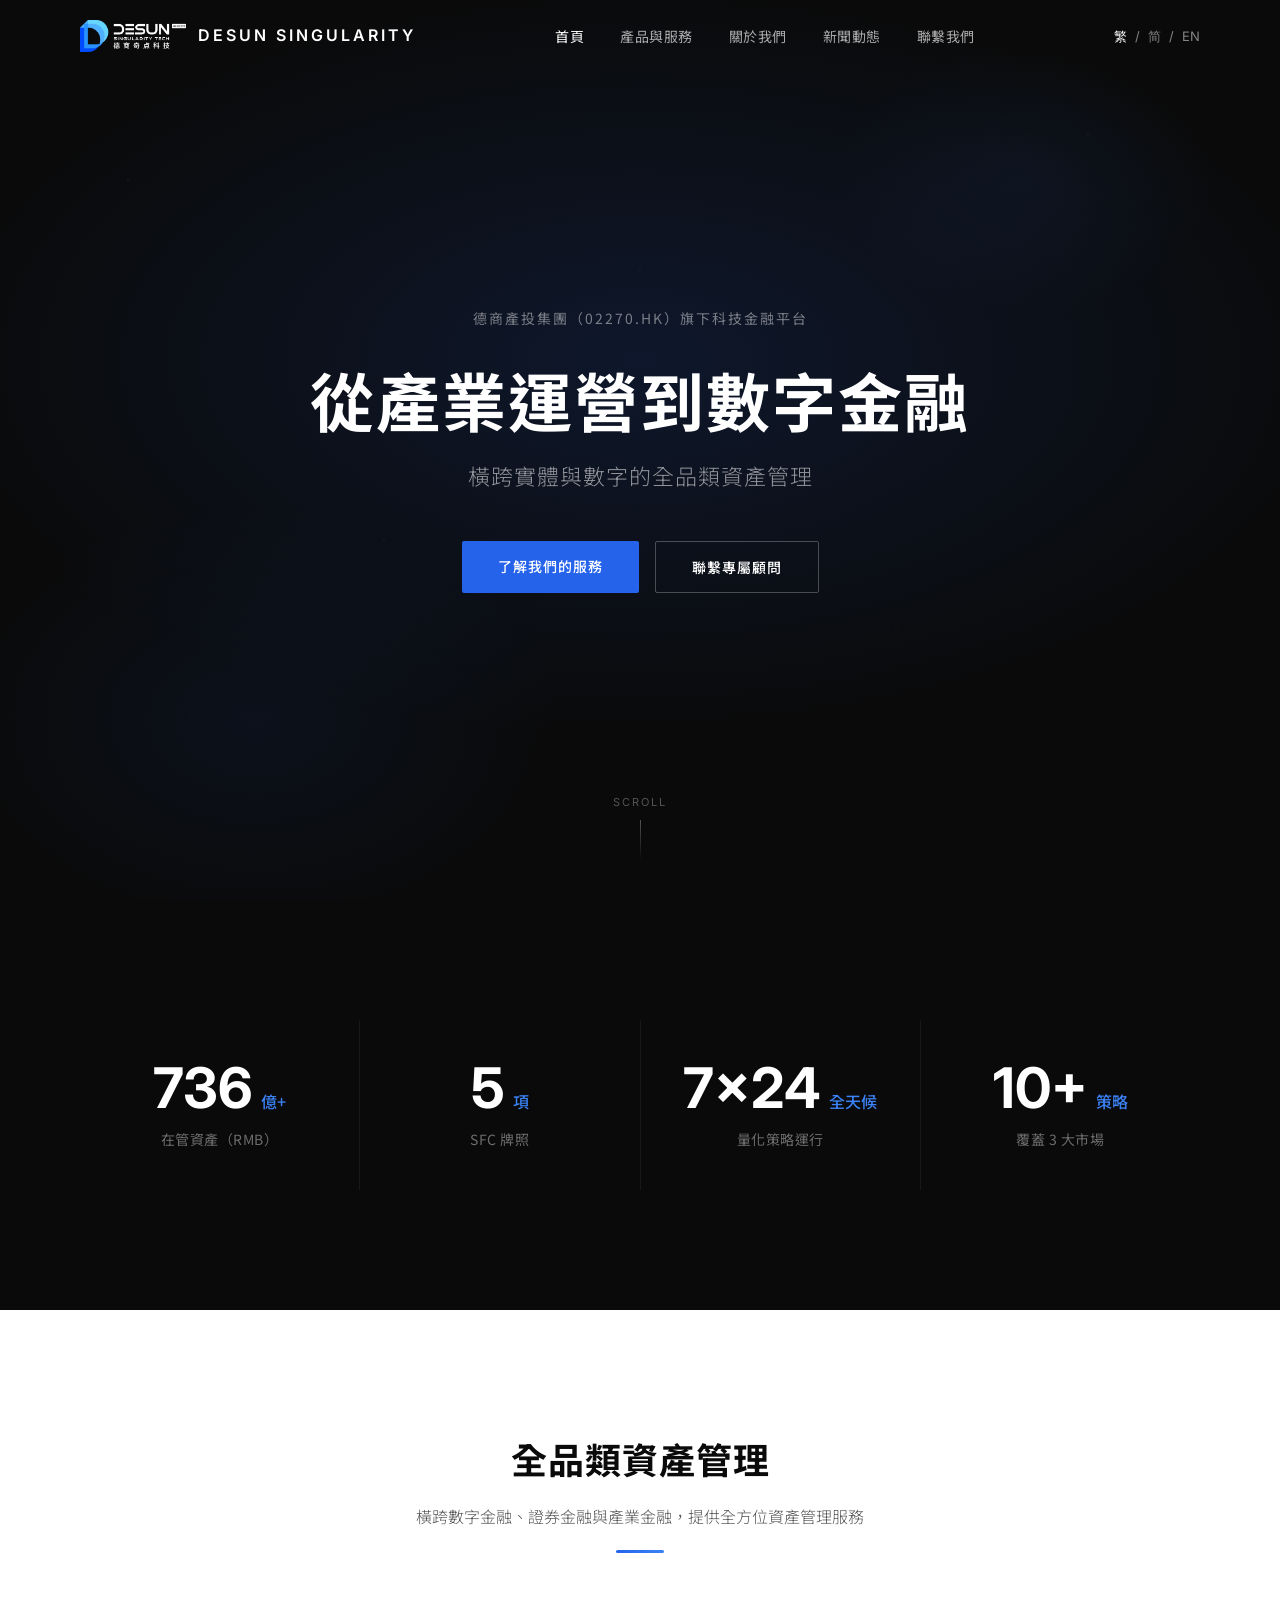
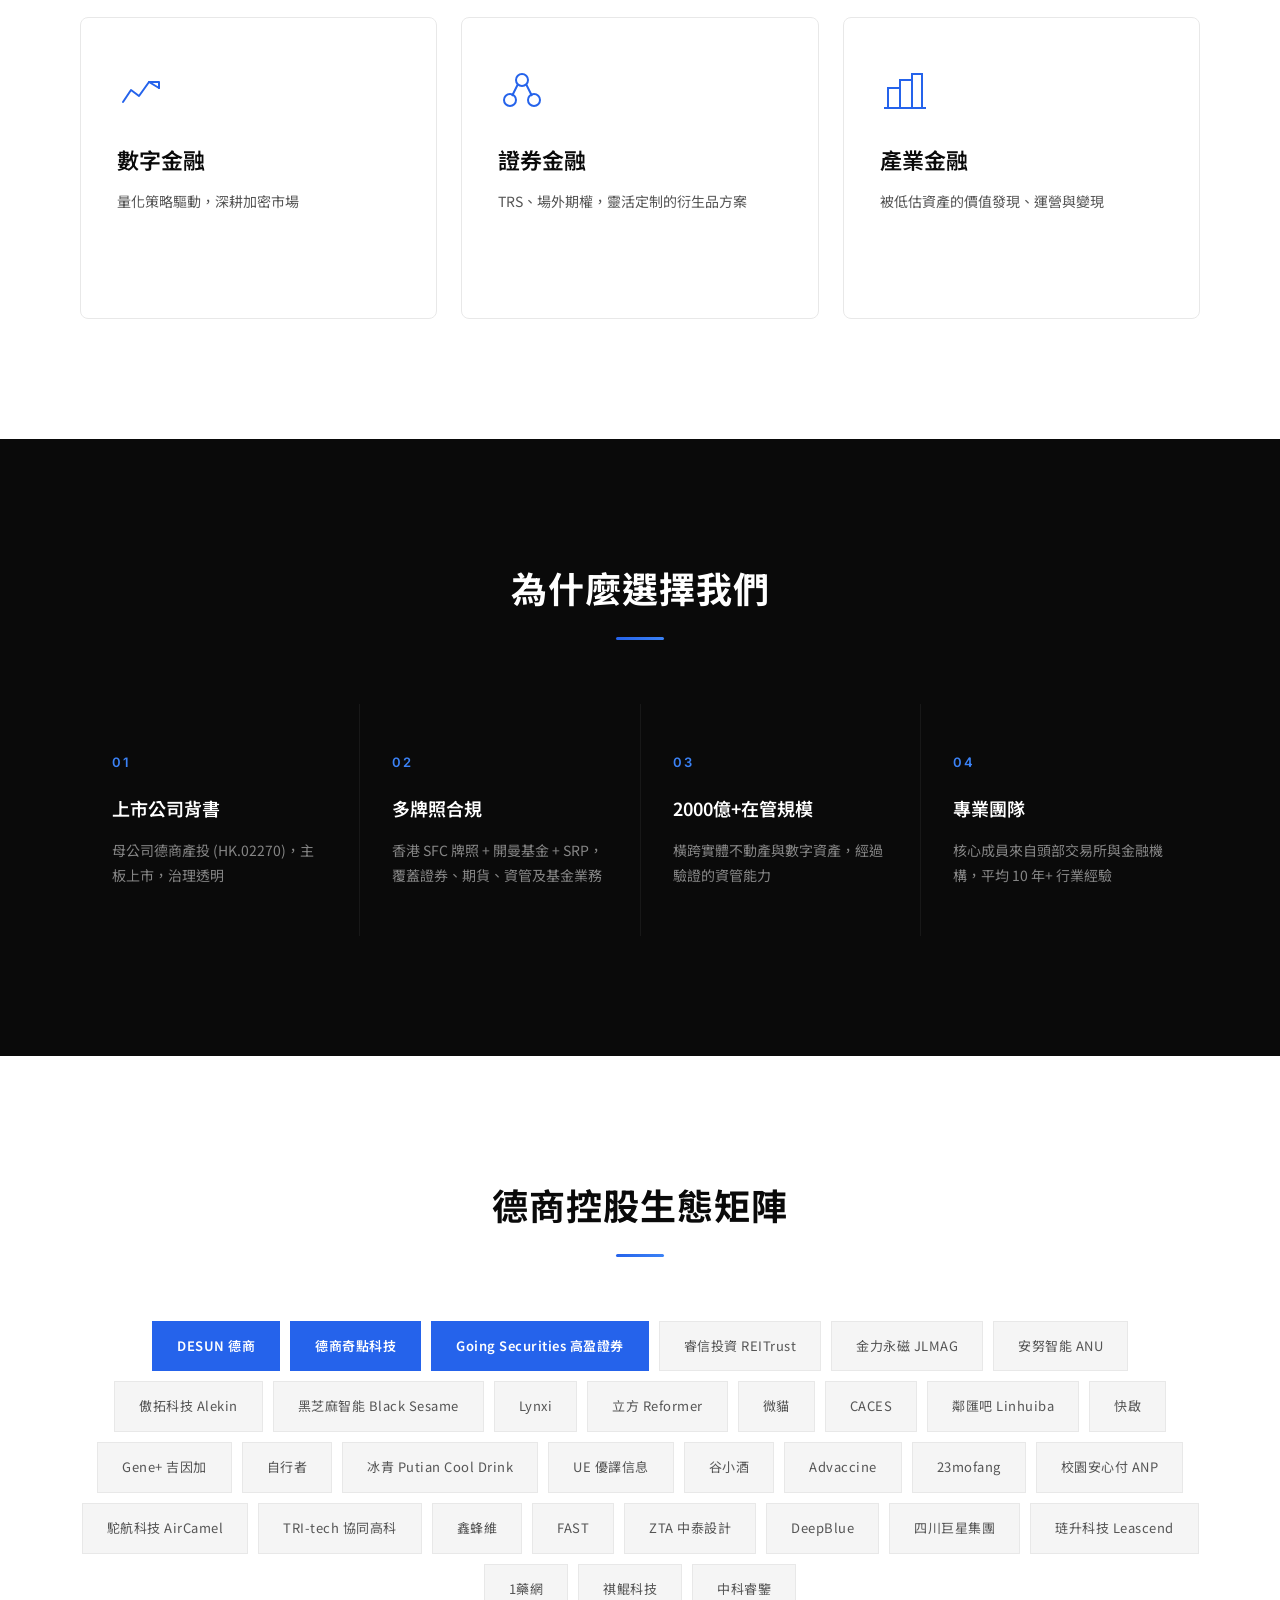
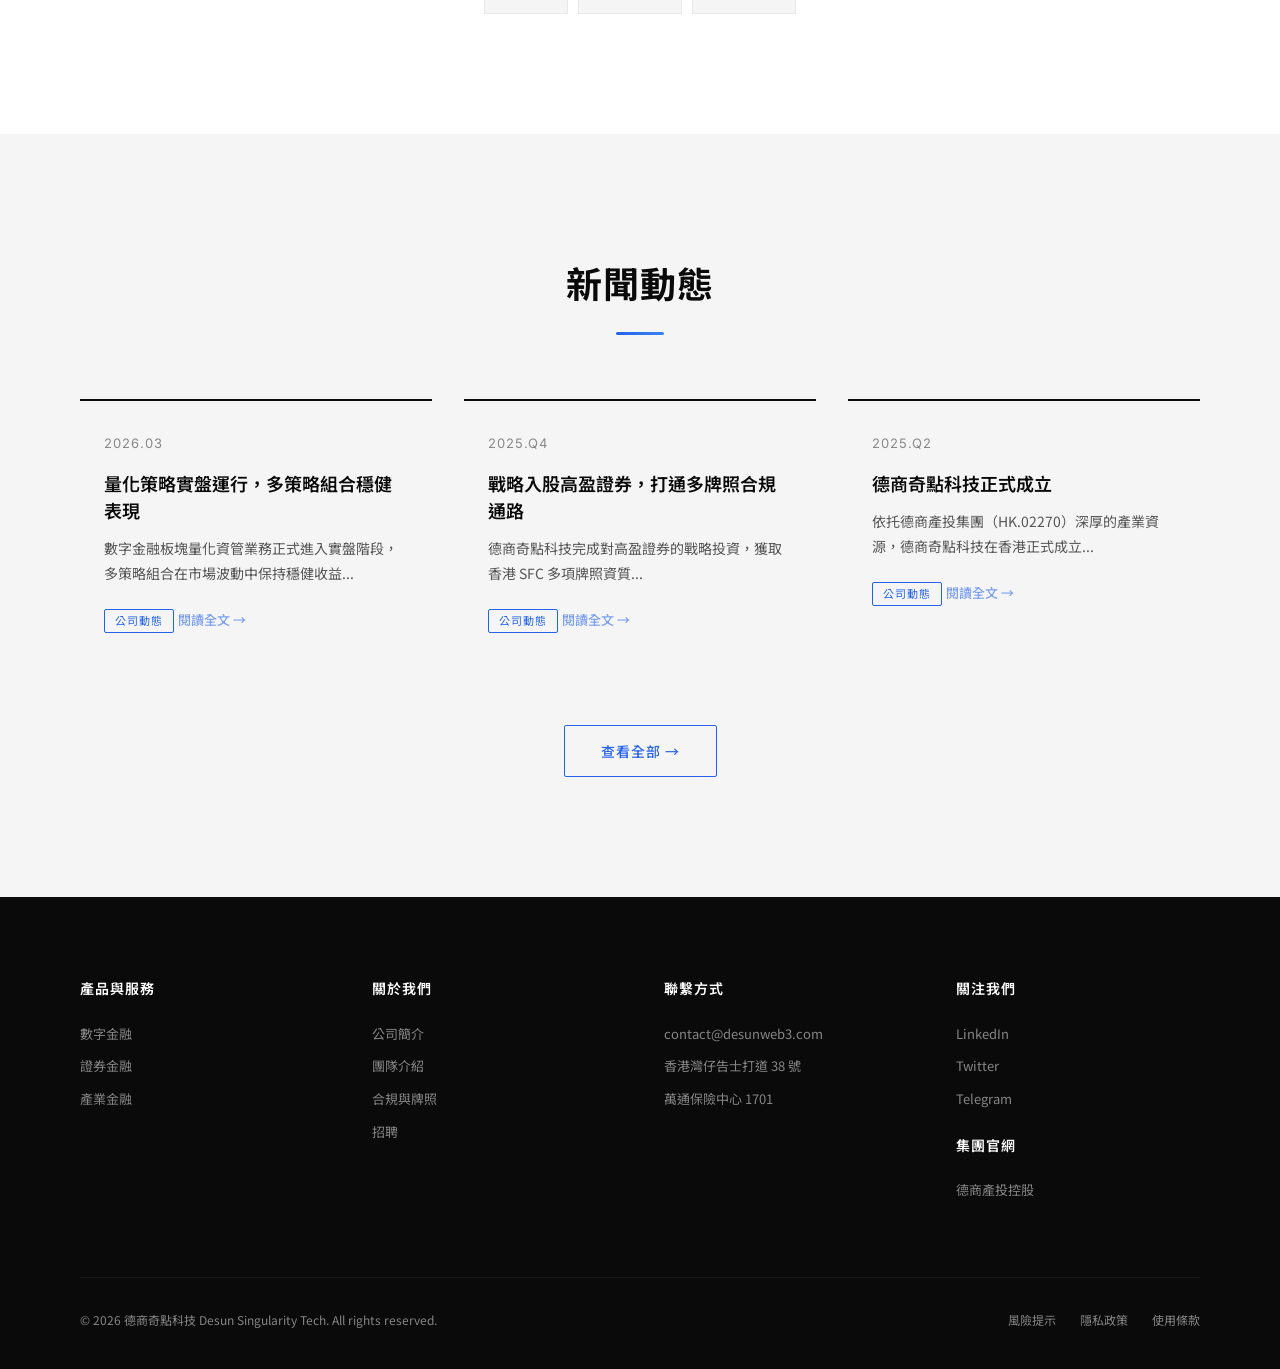
<file: index.html>
<!DOCTYPE html>
<html lang="zh-Hant">
<head>
    <meta charset="UTF-8">
    <meta name="viewport" content="width=device-width, initial-scale=1.0">
    <title>德商奇點科技 | Desun Singularity Tech</title>
    <meta name="description" content="德商奇點科技 — 德商產投(HK.02270)旗下科技金融平台，橫跨數字金融、證券金融與產業金融的全品類資產管理機構。">
    <meta property="og:title" content="德商奇點科技 | Desun Singularity Tech">
    <meta property="og:description" content="橫跨數字金融、證券金融與產業金融的全品類資產管理機構">
    <meta property="og:type" content="website">
    <link rel="icon" type="image/png" href="favicon.png">
    <link rel="apple-touch-icon" href="images/logo/logo.png">
    <link rel="preconnect" href="https://fonts.googleapis.com">
    <link rel="preconnect" href="https://fonts.gstatic.com" crossorigin>
    <link href="https://fonts.googleapis.com/css2?family=Inter:wght@300;400;500;600;700&family=Noto+Sans+TC:wght@300;400;500;700&family=Noto+Sans+SC:wght@300;400;500;700&display=swap" rel="stylesheet">
    <link rel="stylesheet" href="styles.css">
</head>
<body>

<!-- Navigation -->
<nav class="navbar" id="navbar">
    <div class="container nav-container">
        <a href="/" class="nav-logo">
            <img src="images/logo/logo-white.png" alt="Desun Singularity" class="logo-img">
            <span class="logo-text">DESUN SINGULARITY</span>
        </a>
        <ul class="nav-links">
            <li><a href="#home" class="active" data-i18n="nav.home">首頁</a></li>
            <li><a href="products.html" data-i18n="nav.products">產品與服務</a></li>
            <li><a href="about.html" data-i18n="nav.about">關於我們</a></li>
            <li><a href="news.html" data-i18n="nav.news">新聞動態</a></li>
            <li><a href="contact.html" data-i18n="nav.contact">聯繫我們</a></li>
        </ul>
        <div class="nav-right">
            <div class="lang-switcher">
                <span class="lang-active">繁</span>
                <span class="lang-divider">/</span>
                <span>简</span>
                <span class="lang-divider">/</span>
                <span>EN</span>
            </div>
            <button class="mobile-menu-btn" id="mobileMenuBtn" aria-label="Menu">
                <span></span><span></span><span></span>
            </button>
        </div>
    </div>
</nav>

<!-- Mobile Menu -->
<div class="mobile-menu" id="mobileMenu">
    <ul>
        <li><a href="#home" data-i18n="nav.home">首頁</a></li>
        <li><a href="products.html" data-i18n="nav.products">產品與服務</a></li>
        <li><a href="about.html" data-i18n="nav.about">關於我們</a></li>
        <li><a href="news.html" data-i18n="nav.news">新聞動態</a></li>
        <li><a href="contact.html" data-i18n="nav.contact">聯繫我們</a></li>
    </ul>
</div>

<!-- 1.1 Hero Banner -->
<section class="hero" id="home">
    <div class="hero-bg"></div>
    <div class="container hero-content">
        <p class="hero-endorsement" data-i18n="home.endorsement">德商產投集團（02270.HK）旗下科技金融平台</p>
        <h1 class="hero-title" data-i18n="home.title">從產業運營到數字金融</h1>
        <p class="hero-subtitle" data-i18n="home.subtitle">橫跨實體與數字的全品類資產管理</p>
        <div class="hero-cta">
            <a href="products.html" class="btn btn-primary" data-i18n="home.cta_services">了解我們的服務</a>
            <a href="contact.html" class="btn btn-outline" data-i18n="home.cta_contact">聯繫專屬顧問</a>
        </div>
    </div>
    <div class="hero-scroll-hint">
        <span>Scroll</span>
        <div class="scroll-line"></div>
    </div>
</section>

<!-- 1.2 Core Data -->
<section class="section section-dark" id="data">
    <div class="container">
        <div class="data-grid">
            <div class="data-card">
                <div class="data-number-row">
                    <span class="data-number" data-target="2000">0</span>
                    <span class="data-unit" data-i18n="home.data_unit_yi">億+</span>
                </div>
                <div class="data-label" data-i18n="home.data_label_aum">在管資產（RMB）</div>
            </div>
            <div class="data-card">
                <div class="data-number-row">
                    <span class="data-number-text">5</span>
                    <span class="data-unit" data-i18n="home.data_unit_xiang">項</span>
                </div>
                <div class="data-label" data-i18n="home.data_label_sfc">SFC 牌照</div>
            </div>
            <div class="data-card">
                <div class="data-number-row">
                    <span class="data-number-text">7×24</span>
                    <span class="data-unit" data-i18n="home.data_unit_allday">全天候</span>
                </div>
                <div class="data-label" data-i18n="home.data_label_quant">量化策略運行</div>
            </div>
            <div class="data-card">
                <div class="data-number-row">
                    <span class="data-number-text">10+</span>
                    <span class="data-unit" data-i18n="home.data_unit_strategy">策略</span>
                </div>
                <div class="data-label" data-i18n="home.data_label_market">覆蓋 3 大市場</div>
            </div>
        </div>
    </div>
</section>

<!-- 1.3 Business Overview -->
<section class="section section-white" id="services">
    <div class="container">
        <div class="section-header">
            <h2 class="section-title" data-i18n="home.services_title">全品類資產管理</h2>
            <p class="section-subtitle" data-i18n="home.services_subtitle">橫跨數字金融、證券金融與產業金融，提供全方位資產管理服務</p>
        </div>
        <div class="services-grid">
            <a href="products.html#digital" class="service-card">
                <div class="service-icon">
                    <svg viewBox="0 0 48 48" fill="none" xmlns="http://www.w3.org/2000/svg">
                        <path d="M6 36L14 24L22 30L32 16L42 22" stroke="currentColor" stroke-width="2" stroke-linecap="round" stroke-linejoin="round"/>
                        <path d="M32 16H42V22" stroke="currentColor" stroke-width="2" stroke-linecap="round" stroke-linejoin="round"/>
                    </svg>
                </div>
                <h3 class="service-title" data-i18n="home.svc_digital">數字金融</h3>
                <p class="service-desc" data-i18n="home.svc_digital_desc">量化策略驅動，深耕加密市場</p>
                <span class="service-arrow">&rarr;</span>
            </a>
            <a href="products.html#securities" class="service-card">
                <div class="service-icon">
                    <svg viewBox="0 0 48 48" fill="none" xmlns="http://www.w3.org/2000/svg">
                        <circle cx="24" cy="14" r="6" stroke="currentColor" stroke-width="2"/>
                        <circle cx="12" cy="34" r="6" stroke="currentColor" stroke-width="2"/>
                        <circle cx="36" cy="34" r="6" stroke="currentColor" stroke-width="2"/>
                        <path d="M20 18L14 30M28 18L34 30" stroke="currentColor" stroke-width="2"/>
                    </svg>
                </div>
                <h3 class="service-title" data-i18n="home.svc_securities">證券金融</h3>
                <p class="service-desc" data-i18n="home.svc_securities_desc">TRS、場外期權，靈活定制的衍生品方案</p>
                <span class="service-arrow">&rarr;</span>
            </a>
            <a href="products.html#industrial" class="service-card">
                <div class="service-icon">
                    <svg viewBox="0 0 48 48" fill="none" xmlns="http://www.w3.org/2000/svg">
                        <rect x="8" y="22" width="12" height="20" stroke="currentColor" stroke-width="2"/>
                        <rect x="20" y="14" width="12" height="28" stroke="currentColor" stroke-width="2"/>
                        <rect x="32" y="8" width="10" height="34" stroke="currentColor" stroke-width="2"/>
                        <path d="M4 42H46" stroke="currentColor" stroke-width="2"/>
                    </svg>
                </div>
                <h3 class="service-title" data-i18n="home.svc_industrial">產業金融</h3>
                <p class="service-desc" data-i18n="home.svc_industrial_desc">被低估資產的價值發現、運營與變現</p>
                <span class="service-arrow">&rarr;</span>
            </a>
        </div>
    </div>
</section>

<!-- 1.4 Why Choose Us -->
<section class="section section-dark" id="why-us">
    <div class="container">
        <div class="section-header">
            <h2 class="section-title" data-i18n="home.why_title">為什麼選擇我們</h2>
        </div>
        <div class="why-grid">
            <div class="why-card">
                <div class="why-number">01</div>
                <h3 class="why-title" data-i18n="home.why1_title">上市公司背書</h3>
                <p class="why-desc" data-i18n="home.why1_desc">母公司德商產投 (HK.02270)，主板上市，治理透明</p>
            </div>
            <div class="why-card">
                <div class="why-number">02</div>
                <h3 class="why-title" data-i18n="home.why2_title">多牌照合規</h3>
                <p class="why-desc" data-i18n="home.why2_desc">香港 SFC 牌照 + 開曼基金 + SRP，覆蓋證券、期貨、資管及基金業務</p>
            </div>
            <div class="why-card">
                <div class="why-number">03</div>
                <h3 class="why-title" data-i18n="home.why3_title">2000億+在管規模</h3>
                <p class="why-desc" data-i18n="home.why3_desc">橫跨實體不動產與數字資產，經過驗證的資管能力</p>
            </div>
            <div class="why-card">
                <div class="why-number">04</div>
                <h3 class="why-title" data-i18n="home.why4_title">專業團隊</h3>
                <p class="why-desc" data-i18n="home.why4_desc">核心成員來自頭部交易所與金融機構，平均 10 年+ 行業經驗</p>
            </div>
        </div>
    </div>
</section>

<!-- 1.5 Ecosystem Matrix -->
<section class="section section-white" id="ecosystem">
    <div class="container">
        <div class="section-header">
            <h2 class="section-title" data-i18n="home.eco_title">德商控股生態矩陣</h2>
        </div>
        <div class="eco-wall">
            <div class="eco-brick eco-core">DESUN 德商</div>
            <div class="eco-brick eco-core">德商奇點科技</div>
            <div class="eco-brick eco-core">Going Securities 高盈證券</div>
            <div class="eco-brick">睿信投資 REITrust</div>
            <div class="eco-brick">金力永磁 JLMAG</div>
            <div class="eco-brick">安努智能 ANU</div>
            <div class="eco-brick">傲拓科技 Alekin</div>
            <div class="eco-brick">黑芝麻智能 Black Sesame</div>
            <div class="eco-brick">Lynxi</div>
            <div class="eco-brick">立方 Reformer</div>
            <div class="eco-brick">微貓</div>
            <div class="eco-brick">CACES</div>
            <div class="eco-brick">鄰匯吧 Linhuiba</div>
            <div class="eco-brick">快啟</div>
            <div class="eco-brick">Gene+ 吉因加</div>
            <div class="eco-brick">自行者</div>
            <div class="eco-brick">冰青 Putian Cool Drink</div>
            <div class="eco-brick">UE 優譯信息</div>
            <div class="eco-brick">谷小酒</div>
            <div class="eco-brick">Advaccine</div>
            <div class="eco-brick">23mofang</div>
            <div class="eco-brick">校園安心付 ANP</div>
            <div class="eco-brick">駝航科技 AirCamel</div>
            <div class="eco-brick">TRI-tech 協同高科</div>
            <div class="eco-brick">鑫蜂維</div>
            <div class="eco-brick">FAST</div>
            <div class="eco-brick">ZTA 中泰設計</div>
            <div class="eco-brick">DeepBlue</div>
            <div class="eco-brick">四川巨星集團</div>
            <div class="eco-brick">琏升科技 Leascend</div>
            <div class="eco-brick">1藥網</div>
            <div class="eco-brick">祺鯤科技</div>
            <div class="eco-brick">中科睿鑒</div>
        </div>
    </div>
</section>

<!-- 1.6 News -->
<section class="section section-light" id="news">
    <div class="container">
        <div class="section-header">
            <h2 class="section-title" data-i18n="home.news_title">新聞動態</h2>
        </div>
        <div class="news-grid">
            <a href="news.html" class="news-card news-card-clickable">
                <div class="news-date">2026.03</div>
                <h3 class="news-title" data-i18n="home.news1_title">量化策略實盤運行，多策略組合穩健表現</h3>
                <p class="news-excerpt" data-i18n="home.news1_excerpt">數字金融板塊量化資管業務正式進入實盤階段，多策略組合在市場波動中保持穩健收益...</p>
                <span class="news-source">公司動態</span>
                <span class="news-link" data-i18n="home.news_readmore">閱讀全文 &rarr;</span>
            </a>
            <a href="news.html" class="news-card news-card-clickable">
                <div class="news-date">2025.Q4</div>
                <h3 class="news-title" data-i18n="home.news2_title">戰略入股高盈證券，打通多牌照合規通路</h3>
                <p class="news-excerpt" data-i18n="home.news2_excerpt">德商奇點科技完成對高盈證券的戰略投資，獲取香港 SFC 多項牌照資質...</p>
                <span class="news-source">公司動態</span>
                <span class="news-link" data-i18n="home.news_readmore">閱讀全文 &rarr;</span>
            </a>
            <a href="news.html" class="news-card news-card-clickable">
                <div class="news-date">2025.Q2</div>
                <h3 class="news-title" data-i18n="home.news3_title">德商奇點科技正式成立</h3>
                <p class="news-excerpt" data-i18n="home.news3_excerpt">依托德商產投集團（HK.02270）深厚的產業資源，德商奇點科技在香港正式成立...</p>
                <span class="news-source">公司動態</span>
                <span class="news-link" data-i18n="home.news_readmore">閱讀全文 &rarr;</span>
            </a>
        </div>
        <div class="section-cta">
            <a href="news.html" class="btn btn-secondary" data-i18n="home.news_all">查看全部 &rarr;</a>
        </div>
    </div>
</section>

<!-- Footer -->
<footer class="footer">
    <div class="container">
        <div class="footer-grid">
            <div class="footer-col">
                <h4 class="footer-heading" data-i18n="footer.products">產品與服務</h4>
                <ul class="footer-links">
                    <li><a href="products.html#digital" data-i18n="footer.digital">數字金融</a></li>
                    <li><a href="products.html#securities" data-i18n="footer.securities">證券金融</a></li>
                    <li><a href="products.html#industrial" data-i18n="footer.industrial">產業金融</a></li>
                </ul>
            </div>
            <div class="footer-col">
                <h4 class="footer-heading" data-i18n="footer.about">關於我們</h4>
                <ul class="footer-links">
                    <li><a href="about.html" data-i18n="footer.company">公司簡介</a></li>
                    <li><a href="about.html#team" data-i18n="footer.team">團隊介紹</a></li>
                    <li><a href="about.html#compliance" data-i18n="footer.compliance">合規與牌照</a></li>
                    <li><a href="about.html#careers" data-i18n="footer.careers">招聘</a></li>
                </ul>
            </div>
            <div class="footer-col">
                <h4 class="footer-heading" data-i18n="footer.contact_heading">聯繫方式</h4>
                <ul class="footer-links">
                    <li>contact@desunweb3.com</li>
                    <li data-i18n="footer.address1">香港灣仔告士打道 38 號</li>
                    <li data-i18n="footer.address2">萬通保險中心 1701</li>
                </ul>
            </div>
            <div class="footer-col">
                <h4 class="footer-heading" data-i18n="footer.follow">關注我們</h4>
                <ul class="footer-links">
                    <li><a href="#">LinkedIn</a></li>
                    <li><a href="#">Twitter</a></li>
                    <li><a href="#">Telegram</a></li>
                </ul>
                <h4 class="footer-heading footer-heading-sub" data-i18n="footer.group">集團官網</h4>
                <ul class="footer-links">
                    <li><a href="https://desunhui.com" target="_blank" rel="noopener" data-i18n="footer.group_parent">德商產投控股</a></li>
                </ul>
            </div>
        </div>
        <div class="footer-bottom">
            <p data-i18n="footer.copyright">&copy; 2026 德商奇點科技 Desun Singularity Tech. All rights reserved.</p>
            <div class="footer-legal">
                <a href="#" data-i18n="footer.risk">風險提示</a>
                <a href="#" data-i18n="footer.privacy">隱私政策</a>
                <a href="#" data-i18n="footer.terms">使用條款</a>
            </div>
        </div>
    </div>
</footer>

<script src="i18n.js"></script>
<script>
// Navbar scroll effect
const navbar = document.getElementById('navbar');
window.addEventListener('scroll', () => {
    navbar.classList.toggle('scrolled', window.scrollY > 50);
});

// Mobile menu
const mobileMenuBtn = document.getElementById('mobileMenuBtn');
const mobileMenu = document.getElementById('mobileMenu');
mobileMenuBtn.addEventListener('click', () => {
    mobileMenuBtn.classList.toggle('active');
    mobileMenu.classList.toggle('active');
});

// Counter animation
function animateCounters() {
    const counters = document.querySelectorAll('.data-number[data-target]');
    counters.forEach(counter => {
        const target = parseInt(counter.getAttribute('data-target'));
        const prefix = counter.getAttribute('data-prefix') || '';
        const suffix = counter.getAttribute('data-suffix') || '';
        const duration = 2000;
        const step = target / (duration / 16);
        let current = 0;

        const update = () => {
            current += step;
            if (current < target) {
                counter.textContent = prefix + Math.floor(current).toLocaleString() + suffix;
                requestAnimationFrame(update);
            } else {
                counter.textContent = prefix + target.toLocaleString() + suffix;
            }
        };
        update();
    });
}

// Intersection Observer for animations
const observerOptions = { threshold: 0.2 };
const observer = new IntersectionObserver((entries) => {
    entries.forEach(entry => {
        if (entry.isIntersecting) {
            entry.target.classList.add('visible');
            if (entry.target.id === 'data') {
                animateCounters();
            }
        }
    });
}, observerOptions);

document.querySelectorAll('.section').forEach(section => {
    observer.observe(section);
});
</script>

</body>
</html>
</file>
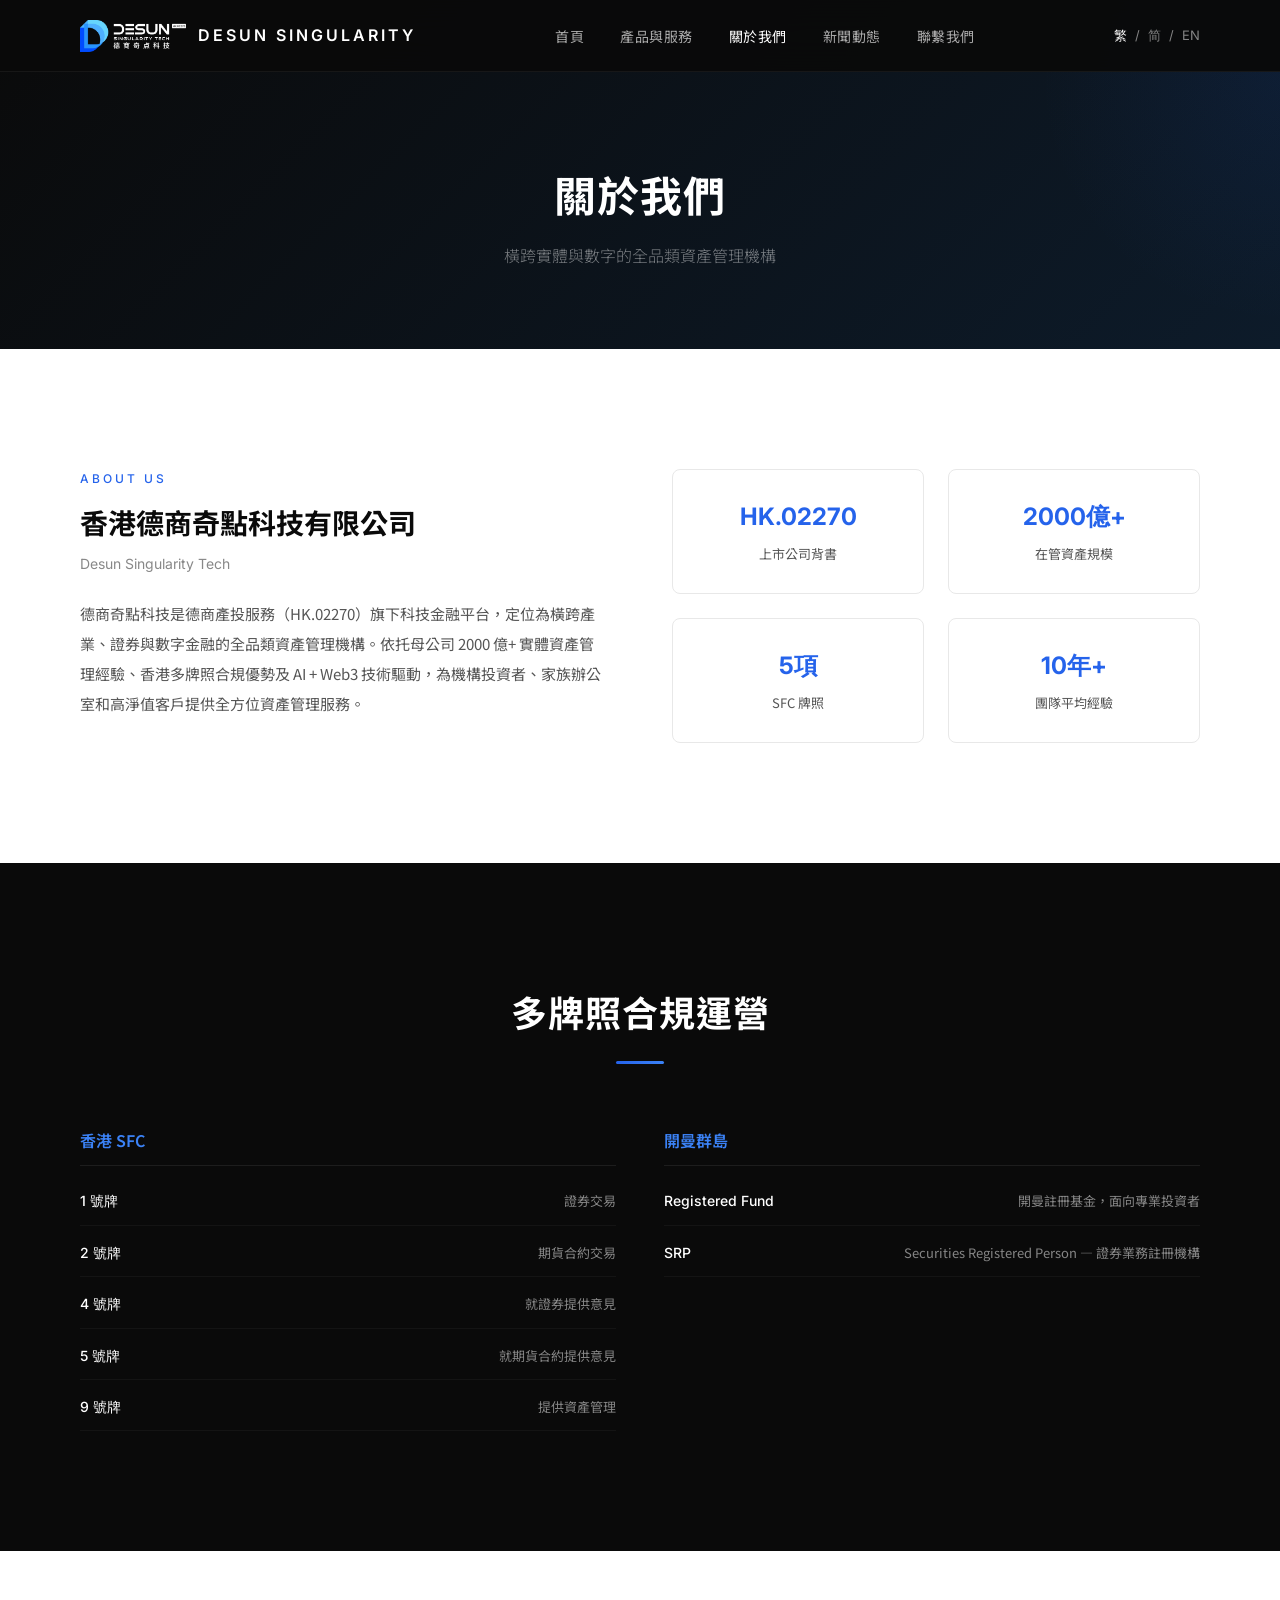
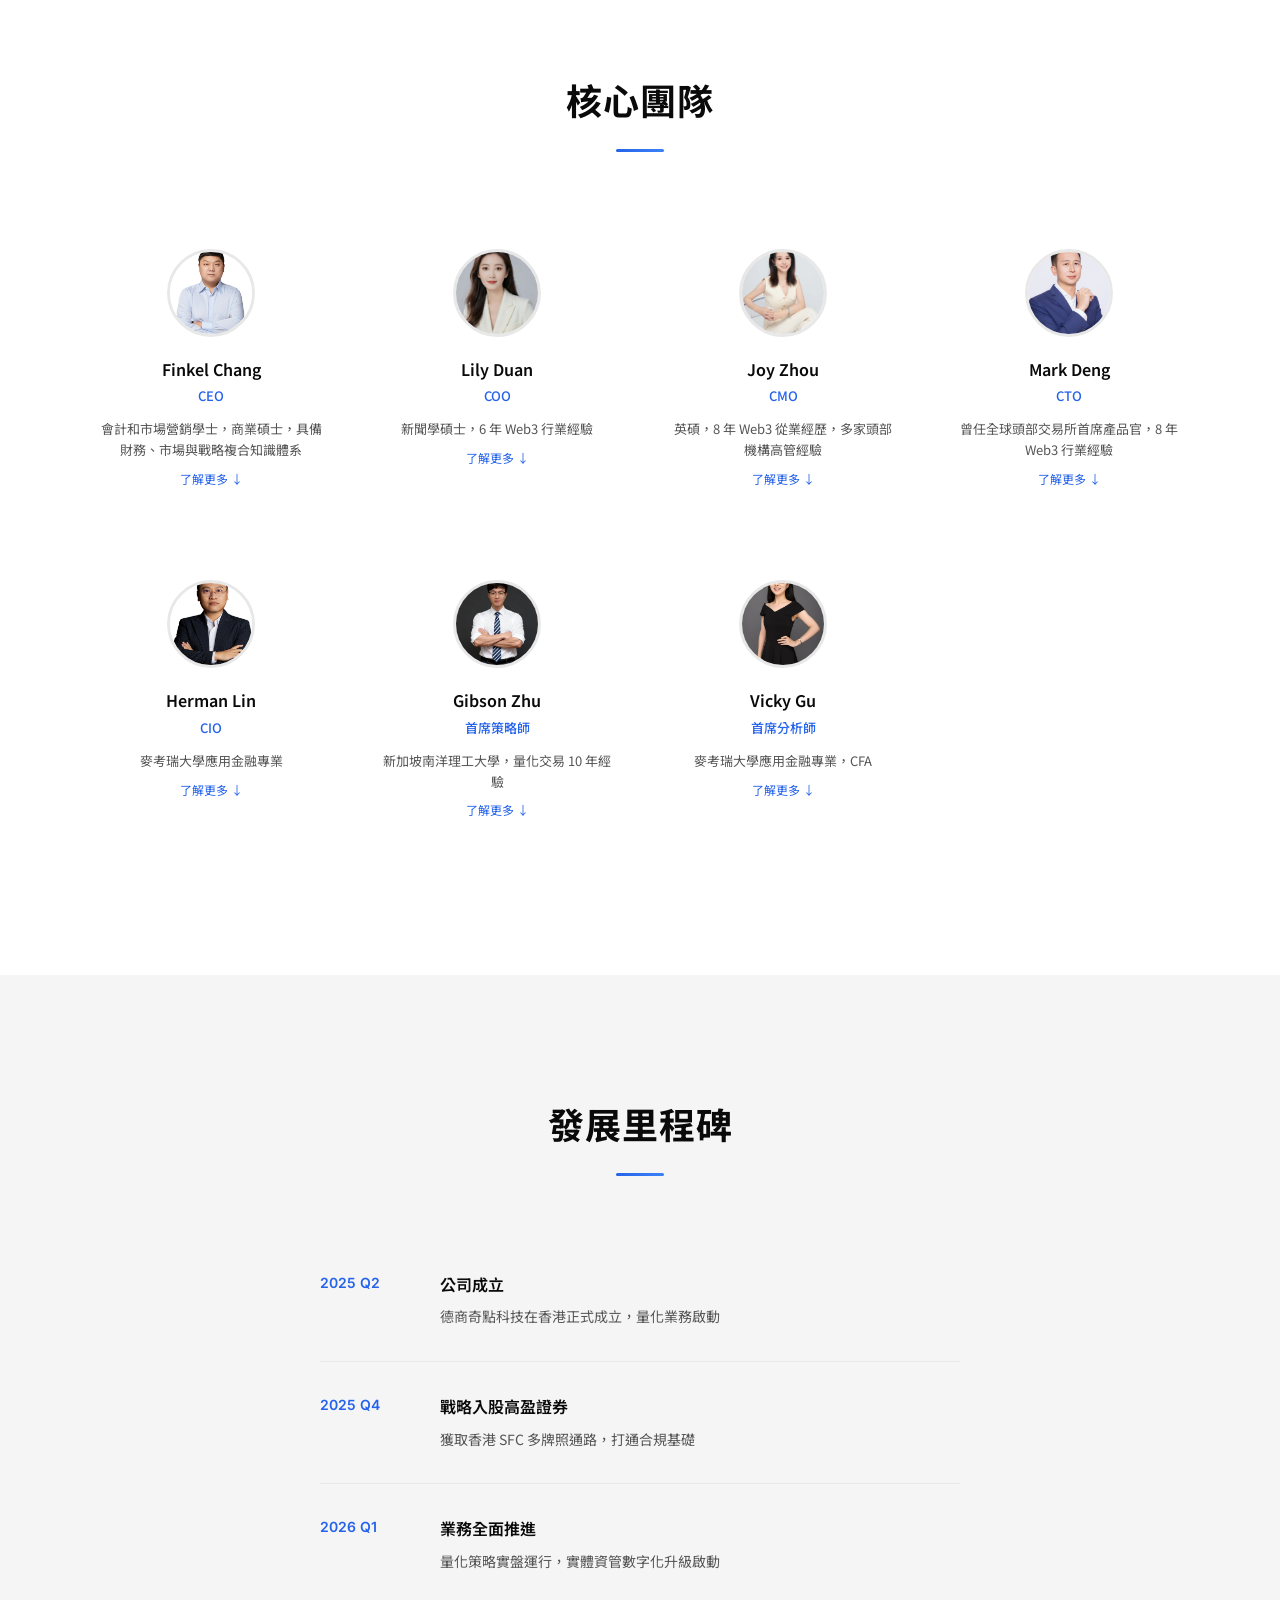
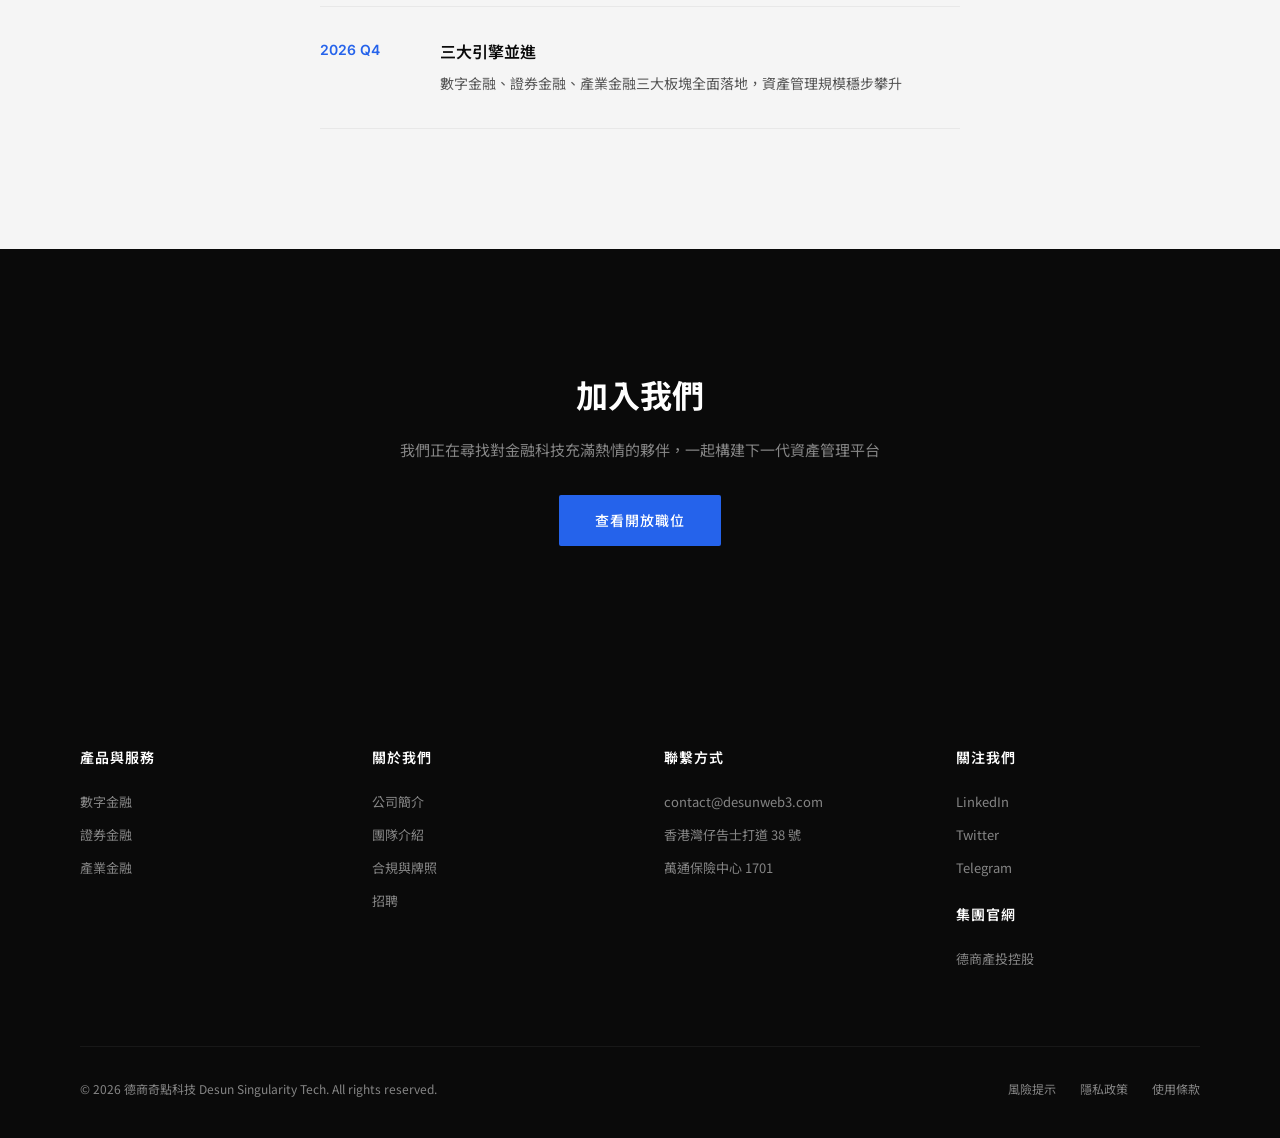
<file: about.html>
<!DOCTYPE html>
<html lang="zh-Hant">
<head>
    <meta charset="UTF-8">
    <meta name="viewport" content="width=device-width, initial-scale=1.0">
    <title>關於我們 | 德商奇點科技</title>
    <meta name="description" content="了解德商奇點科技：上市公司背書、多牌照合規運營、專業核心團隊，橫跨實體與數字的全品類資產管理。">
    <meta property="og:title" content="關於我們 | 德商奇點科技">
    <meta property="og:description" content="上市公司背書、多牌照合規運營、2000億+在管資產">
    <link rel="icon" type="image/png" href="favicon.png">
    <link rel="apple-touch-icon" href="images/logo/logo.png">
    <link rel="preconnect" href="https://fonts.googleapis.com">
    <link rel="preconnect" href="https://fonts.gstatic.com" crossorigin>
    <link href="https://fonts.googleapis.com/css2?family=Inter:wght@300;400;500;600;700&family=Noto+Sans+TC:wght@300;400;500;700&family=Noto+Sans+SC:wght@300;400;500;700&display=swap" rel="stylesheet">
    <link rel="stylesheet" href="styles.css">
</head>
<body>

<!-- Navigation -->
<nav class="navbar scrolled" id="navbar">
    <div class="container nav-container">
        <a href="index.html" class="nav-logo">
            <img src="images/logo/logo-white.png" alt="Desun Singularity" class="logo-img">
            <span class="logo-text">DESUN SINGULARITY</span>
        </a>
        <ul class="nav-links">
            <li><a href="index.html" data-i18n="nav.home">首頁</a></li>
            <li><a href="products.html" data-i18n="nav.products">產品與服務</a></li>
            <li><a href="about.html" class="active" data-i18n="nav.about">關於我們</a></li>
            <li><a href="news.html" data-i18n="nav.news">新聞動態</a></li>
            <li><a href="contact.html" data-i18n="nav.contact">聯繫我們</a></li>
        </ul>
        <div class="nav-right">
            <div class="lang-switcher">
                <span class="lang-active">繁</span>
                <span class="lang-divider">/</span>
                <span>简</span>
                <span class="lang-divider">/</span>
                <span>EN</span>
            </div>
            <button class="mobile-menu-btn" id="mobileMenuBtn" aria-label="Menu">
                <span></span><span></span><span></span>
            </button>
        </div>
    </div>
</nav>

<!-- Mobile Menu -->
<div class="mobile-menu" id="mobileMenu">
    <ul>
        <li><a href="index.html" data-i18n="nav.home">首頁</a></li>
        <li><a href="products.html" data-i18n="nav.products">產品與服務</a></li>
        <li><a href="about.html" data-i18n="nav.about">關於我們</a></li>
        <li><a href="news.html" data-i18n="nav.news">新聞動態</a></li>
        <li><a href="contact.html" data-i18n="nav.contact">聯繫我們</a></li>
    </ul>
</div>

<!-- Page Hero -->
<section class="page-hero">
    <div class="container">
        <h1 class="page-hero-title" data-i18n="about.hero_title">關於我們</h1>
        <p class="page-hero-subtitle" data-i18n="about.hero_subtitle">橫跨實體與數字的全品類資產管理機構</p>
    </div>
</section>

<!-- Company Overview -->
<section class="section section-white" id="overview">
    <div class="container">
        <div class="about-intro">
            <div class="about-intro-content">
                <div class="product-label">About Us</div>
                <h2 data-i18n="about.company_name">香港德商奇點科技有限公司</h2>
                <p class="about-intro-en">Desun Singularity Tech</p>
                <p class="about-intro-desc" data-i18n="about.company_desc">
                    德商奇點科技是德商產投服務（HK.02270）旗下科技金融平台，
                    定位為橫跨產業、證券與數字金融的全品類資產管理機構。
                    依托母公司 2000 億+ 實體資產管理經驗、香港多牌照合規優勢及 AI + Web3 技術驅動，
                    為機構投資者、家族辦公室和高淨值客戶提供全方位資產管理服務。
                </p>
            </div>
            <div class="about-highlights">
                <div class="highlight-item">
                    <div class="highlight-value">HK.02270</div>
                    <div class="highlight-label" data-i18n="about.highlight_listed">上市公司背書</div>
                </div>
                <div class="highlight-item">
                    <div class="highlight-value">2000億+</div>
                    <div class="highlight-label" data-i18n="about.highlight_aum">在管資產規模</div>
                </div>
                <div class="highlight-item">
                    <div class="highlight-value">5項</div>
                    <div class="highlight-label" data-i18n="about.highlight_sfc">SFC 牌照</div>
                </div>
                <div class="highlight-item">
                    <div class="highlight-value">10年+</div>
                    <div class="highlight-label" data-i18n="about.highlight_exp">團隊平均經驗</div>
                </div>
            </div>
        </div>
    </div>
</section>

<!-- Compliance -->
<section class="section section-dark" id="compliance">
    <div class="container">
        <div class="section-header">
            <h2 class="section-title" data-i18n="about.compliance_title">多牌照合規運營</h2>
        </div>
        <div class="compliance-grid">
            <div class="compliance-group">
                <h3 class="compliance-region" data-i18n="about.compliance_hk">香港 SFC</h3>
                <div class="license-list">
                    <div class="license-item">
                        <span class="license-num">1 號牌</span>
                        <span class="license-scope" data-i18n="about.license1_scope">證券交易</span>
                    </div>
                    <div class="license-item">
                        <span class="license-num">2 號牌</span>
                        <span class="license-scope" data-i18n="about.license2_scope">期貨合約交易</span>
                    </div>
                    <div class="license-item">
                        <span class="license-num">4 號牌</span>
                        <span class="license-scope" data-i18n="about.license4_scope">就證券提供意見</span>
                    </div>
                    <div class="license-item">
                        <span class="license-num">5 號牌</span>
                        <span class="license-scope" data-i18n="about.license5_scope">就期貨合約提供意見</span>
                    </div>
                    <div class="license-item">
                        <span class="license-num">9 號牌</span>
                        <span class="license-scope" data-i18n="about.license9_scope">提供資產管理</span>
                    </div>
                </div>
            </div>
            <div class="compliance-group">
                <h3 class="compliance-region" data-i18n="about.compliance_cayman">開曼群島</h3>
                <div class="license-list">
                    <div class="license-item">
                        <span class="license-num">Registered Fund</span>
                        <span class="license-scope" data-i18n="about.cayman_fund_scope">開曼註冊基金，面向專業投資者</span>
                    </div>
                    <div class="license-item">
                        <span class="license-num">SRP</span>
                        <span class="license-scope" data-i18n="about.cayman_srp_scope">Securities Registered Person — 證券業務註冊機構</span>
                    </div>
                </div>
            </div>
        </div>
    </div>
</section>

<!-- Team -->
<section class="section section-white" id="team">
    <div class="container">
        <div class="section-header">
            <h2 class="section-title" data-i18n="about.team_title">核心團隊</h2>
        </div>
        <div class="team-grid">
            <div class="team-card" onclick="this.classList.toggle('expanded')">
                <img src="images/team/finkel.png" alt="Finkel Chang" class="team-avatar-img">
                <h3 class="team-name">Finkel Chang</h3>
                <div class="team-role">CEO</div>
                <p class="team-bio" data-i18n="about.team_fc_bio">會計和市場營銷學士，商業碩士，具備財務、市場與戰略複合知識體系</p>
                <div class="team-bio-detail" data-i18n-html="about.team_fc_detail">
                    <ul>
                        <li>十年 Web3 全產業鏈經驗（礦業/CEX/公鏈），專長於跨國合規、運營與增長</li>
                        <li>Web3.Pro 創始人，沸星科技合夥人</li>
                    </ul>
                </div>
                <span class="team-expand-hint" data-i18n="about.team_expand">了解更多 ↓</span>
            </div>
            <div class="team-card" onclick="this.classList.toggle('expanded')">
                <img src="images/team/lily.png" alt="Lily Duan" class="team-avatar-img">
                <h3 class="team-name">Lily Duan</h3>
                <div class="team-role">COO</div>
                <p class="team-bio" data-i18n="about.team_ld_bio">新聞學碩士，6 年 Web3 行業經驗</p>
                <div class="team-bio-detail" data-i18n-html="about.team_ld_detail">
                    <ul>
                        <li>曾任加拿大上市公司副總裁（10年+），主導多項核心業務板塊的戰略規劃與全面運營管理</li>
                        <li>全球 TOP5 交易所首席商務官 & SaaS 業務 Co-founder（6年+）</li>
                    </ul>
                </div>
                <span class="team-expand-hint" data-i18n="about.team_expand">了解更多 ↓</span>
            </div>
            <div class="team-card" onclick="this.classList.toggle('expanded')">
                <img src="images/team/joy.png" alt="Joy Zhou" class="team-avatar-img">
                <h3 class="team-name">Joy Zhou</h3>
                <div class="team-role">CMO</div>
                <p class="team-bio" data-i18n="about.team_jz_bio">英碩，8 年 Web3 從業經歷，多家頭部機構高管經驗</p>
                <div class="team-bio-detail" data-i18n-html="about.team_jz_detail">
                    <ul>
                        <li>曾於 2019 年服務於國資軍工集團負責供應鏈金融區塊鏈產業解決方案</li>
                        <li>2020 年成為 IPFS 全球龍頭企業合夥人</li>
                        <li>2023 年聯合創立香港最大 Web3 媒體</li>
                    </ul>
                </div>
                <span class="team-expand-hint" data-i18n="about.team_expand">了解更多 ↓</span>
            </div>
            <div class="team-card" onclick="this.classList.toggle('expanded')">
                <img src="images/team/mark.png" alt="Mark Deng" class="team-avatar-img">
                <h3 class="team-name">Mark Deng</h3>
                <div class="team-role">CTO</div>
                <p class="team-bio" data-i18n="about.team_md_bio">曾任全球頭部交易所首席產品官，8 年 Web3 行業經驗</p>
                <div class="team-bio-detail" data-i18n-html="about.team_md_detail">
                    <ul>
                        <li>連續創業於 DeFi，深諳 CEX、DEX 與錢包的機制與約束，專注撮合效率、流動性質量與風險控制</li>
                        <li>產品累計服務 200 萬用戶，資產管理規模超 5 億美元</li>
                    </ul>
                </div>
                <span class="team-expand-hint" data-i18n="about.team_expand">了解更多 ↓</span>
            </div>
            <div class="team-card" onclick="this.classList.toggle('expanded')">
                <img src="images/team/herman.png" alt="Herman Lin" class="team-avatar-img">
                <h3 class="team-name">Herman Lin</h3>
                <div class="team-role">CIO</div>
                <p class="team-bio" data-i18n="about.team_hl_bio">麥考瑞大學應用金融專業</p>
                <div class="team-bio-detail" data-i18n-html="about.team_hl_detail">
                    <ul>
                        <li>君道量化基金管理有限公司執行董事（創始人）</li>
                        <li>十年金融領域投資經驗，擅長場外期權結構設計規劃，為高淨值客戶打造全方位資產配置</li>
                    </ul>
                </div>
                <span class="team-expand-hint" data-i18n="about.team_expand">了解更多 ↓</span>
            </div>
            <div class="team-card" onclick="this.classList.toggle('expanded')">
                <img src="images/team/gibson.png" alt="Gibson Zhu" class="team-avatar-img">
                <h3 class="team-name">Gibson Zhu</h3>
                <div class="team-role" data-i18n="about.team_gz_role">首席策略師</div>
                <p class="team-bio" data-i18n="about.team_gz_bio">新加坡南洋理工大學，量化交易 10 年經驗</p>
                <div class="team-bio-detail" data-i18n-html="about.team_gz_detail">
                    <ul>
                        <li>在傳統金融和加密貨幣領域均有豐富的實戰經驗</li>
                        <li>擅長捕捉市場定價偏差，通過多市場、多品種的套利策略實現穩定收益</li>
                    </ul>
                </div>
                <span class="team-expand-hint" data-i18n="about.team_expand">了解更多 ↓</span>
            </div>
            <div class="team-card" onclick="this.classList.toggle('expanded')">
                <img src="images/team/vicky.png" alt="Vicky Gu" class="team-avatar-img">
                <h3 class="team-name">Vicky Gu</h3>
                <div class="team-role" data-i18n="about.team_vg_role">首席分析師</div>
                <p class="team-bio" data-i18n="about.team_vg_bio">麥考瑞大學應用金融專業，CFA</p>
                <div class="team-bio-detail" data-i18n-html="about.team_vg_detail">
                    <ul>
                        <li>市場技術面研究和反轉策略研發 13 年經驗</li>
                        <li>擅長通過多維度數據挖掘市場情緒指標，識別極端情緒下的反轉機會，在量化模型構建和機器學習應用方面有深入研究</li>
                    </ul>
                </div>
                <span class="team-expand-hint" data-i18n="about.team_expand">了解更多 ↓</span>
            </div>
        </div>
    </div>
</section>

<!-- Milestones -->
<section class="section section-light" id="milestones">
    <div class="container">
        <div class="section-header">
            <h2 class="section-title" data-i18n="about.milestones_title">發展里程碑</h2>
        </div>
        <div class="timeline">
            <div class="timeline-item">
                <div class="timeline-date">2025 Q2</div>
                <div class="timeline-content">
                    <h3 data-i18n="about.ms1_title">公司成立</h3>
                    <p data-i18n="about.ms1_desc">德商奇點科技在香港正式成立，量化業務啟動</p>
                </div>
            </div>
            <div class="timeline-item">
                <div class="timeline-date">2025 Q4</div>
                <div class="timeline-content">
                    <h3 data-i18n="about.ms2_title">戰略入股高盈證券</h3>
                    <p data-i18n="about.ms2_desc">獲取香港 SFC 多牌照通路，打通合規基礎</p>
                </div>
            </div>
            <div class="timeline-item">
                <div class="timeline-date">2026 Q1</div>
                <div class="timeline-content">
                    <h3 data-i18n="about.ms3_title">業務全面推進</h3>
                    <p data-i18n="about.ms3_desc">量化策略實盤運行，實體資管數字化升級啟動</p>
                </div>
            </div>
            <div class="timeline-item">
                <div class="timeline-date" data-i18n="about.ms4_date">2026 Q4</div>
                <div class="timeline-content">
                    <h3 data-i18n="about.ms4_title">三大引擎並進</h3>
                    <p data-i18n="about.ms4_desc">數字金融、證券金融、產業金融三大板塊全面落地，資產管理規模穩步攀升</p>
                </div>
            </div>
        </div>
    </div>
</section>

<!-- Careers -->
<section class="section section-dark" id="careers">
    <div class="container">
        <div class="careers-content">
            <h2 data-i18n="about.careers_title">加入我們</h2>
            <p data-i18n="about.careers_desc">我們正在尋找對金融科技充滿熱情的夥伴，一起構建下一代資產管理平台</p>
            <a href="contact.html" class="btn btn-primary" data-i18n="about.careers_cta">查看開放職位</a>
        </div>
    </div>
</section>

<!-- Footer -->
<footer class="footer">
    <div class="container">
        <div class="footer-grid">
            <div class="footer-col">
                <h4 class="footer-heading" data-i18n="footer.products">產品與服務</h4>
                <ul class="footer-links">
                    <li><a href="products.html#digital" data-i18n="footer.digital">數字金融</a></li>
                    <li><a href="products.html#securities" data-i18n="footer.securities">證券金融</a></li>
                    <li><a href="products.html#industrial" data-i18n="footer.industrial">產業金融</a></li>
                </ul>
            </div>
            <div class="footer-col">
                <h4 class="footer-heading" data-i18n="footer.about">關於我們</h4>
                <ul class="footer-links">
                    <li><a href="about.html" data-i18n="footer.company">公司簡介</a></li>
                    <li><a href="about.html#team" data-i18n="footer.team">團隊介紹</a></li>
                    <li><a href="about.html#compliance" data-i18n="footer.compliance">合規與牌照</a></li>
                    <li><a href="about.html#careers" data-i18n="footer.careers">招聘</a></li>
                </ul>
            </div>
            <div class="footer-col">
                <h4 class="footer-heading" data-i18n="footer.contact_heading">聯繫方式</h4>
                <ul class="footer-links">
                    <li>contact@desunweb3.com</li>
                    <li data-i18n="footer.address1">香港灣仔告士打道 38 號</li>
                    <li data-i18n="footer.address2">萬通保險中心 1701</li>
                </ul>
            </div>
            <div class="footer-col">
                <h4 class="footer-heading" data-i18n="footer.follow">關注我們</h4>
                <ul class="footer-links">
                    <li><a href="#">LinkedIn</a></li>
                    <li><a href="#">Twitter</a></li>
                    <li><a href="#">Telegram</a></li>
                </ul>
                <h4 class="footer-heading footer-heading-sub" data-i18n="footer.group">集團官網</h4>
                <ul class="footer-links">
                    <li><a href="https://desunhui.com" target="_blank" rel="noopener" data-i18n="footer.group_parent">德商產投控股</a></li>
                </ul>
            </div>
        </div>
        <div class="footer-bottom">
            <p data-i18n="footer.copyright">&copy; 2026 德商奇點科技 Desun Singularity Tech. All rights reserved.</p>
            <div class="footer-legal">
                <a href="#" data-i18n="footer.risk">風險提示</a>
                <a href="#" data-i18n="footer.privacy">隱私政策</a>
                <a href="#" data-i18n="footer.terms">使用條款</a>
            </div>
        </div>
    </div>
</footer>

<script src="i18n.js"></script>
<script>
const mobileMenuBtn = document.getElementById('mobileMenuBtn');
const mobileMenu = document.getElementById('mobileMenu');
mobileMenuBtn.addEventListener('click', () => {
    mobileMenuBtn.classList.toggle('active');
    mobileMenu.classList.toggle('active');
});
const observer = new IntersectionObserver((entries) => {
    entries.forEach(entry => {
        if (entry.isIntersecting) entry.target.classList.add('visible');
    });
}, { threshold: 0.1 });
document.querySelectorAll('.section').forEach(s => observer.observe(s));
</script>

</body>
</html>
</file>
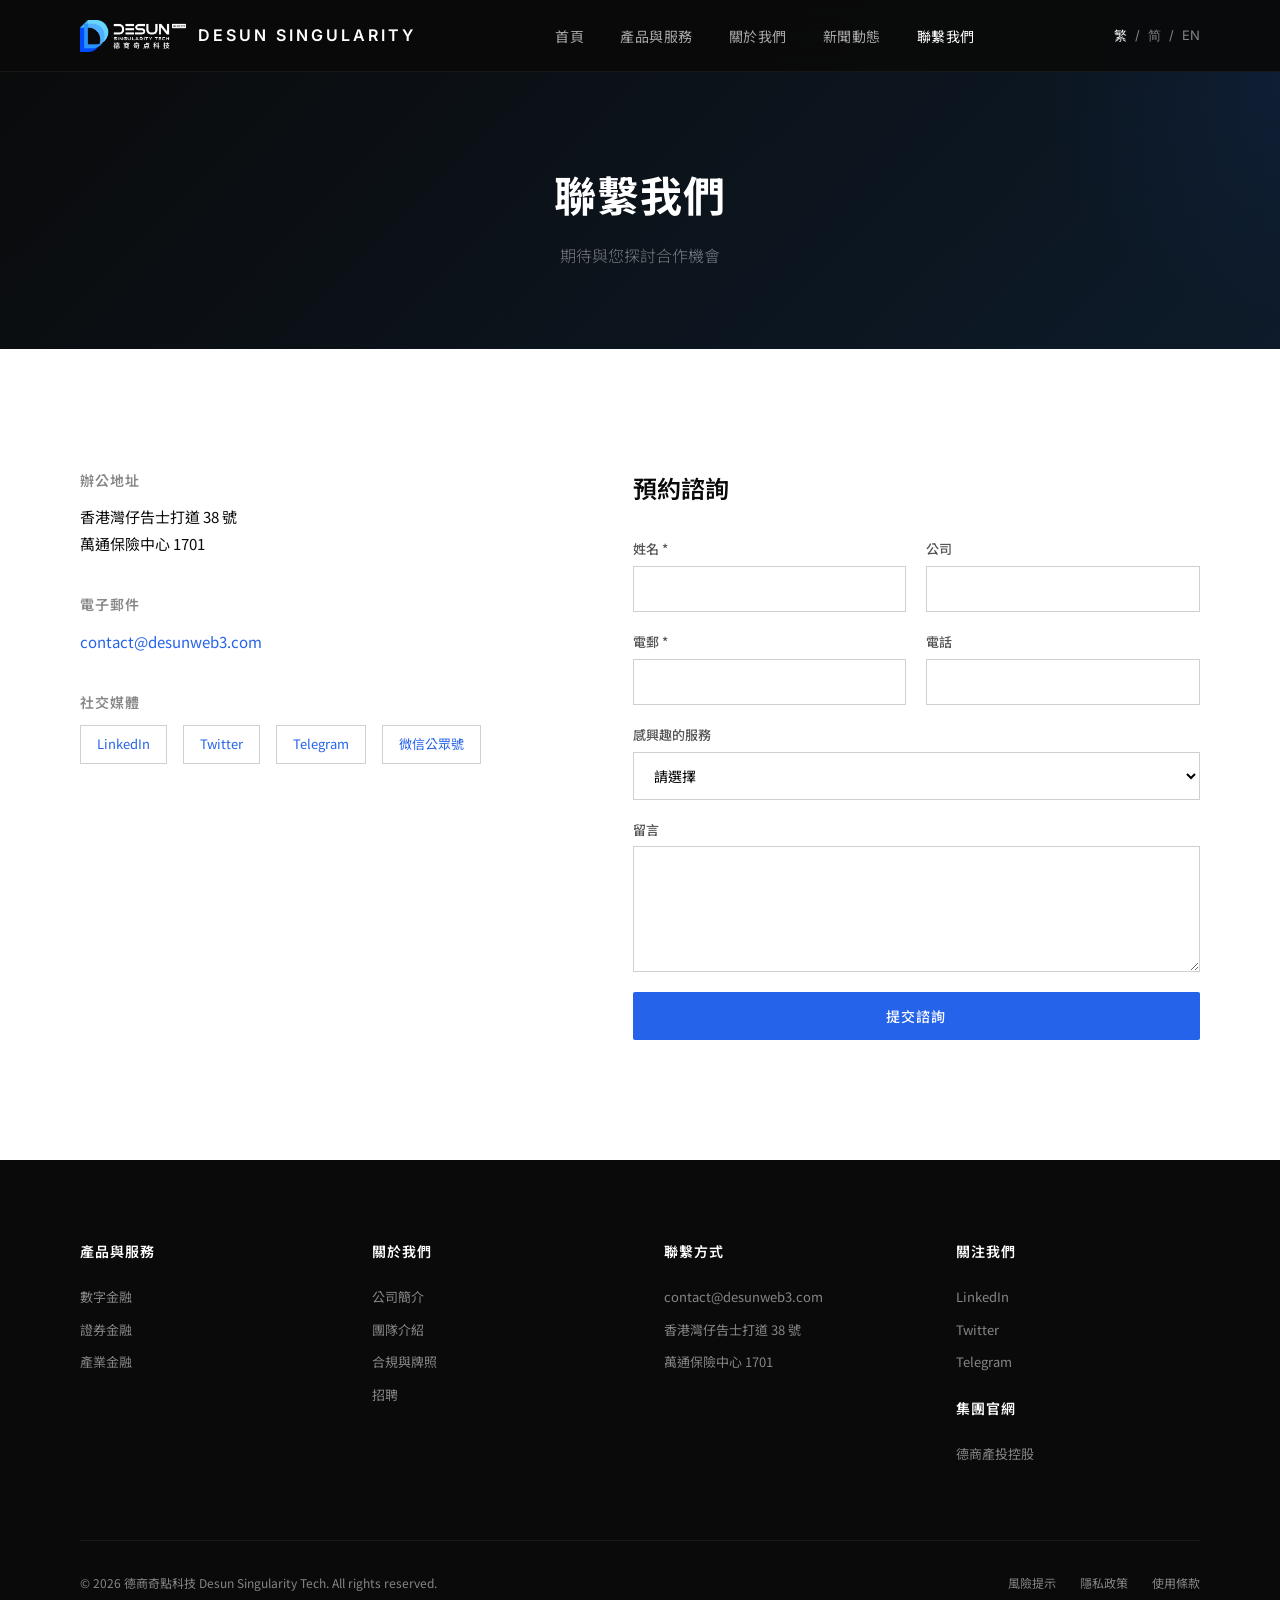
<file: contact.html>
<!DOCTYPE html>
<html lang="zh-Hant">
<head>
    <meta charset="UTF-8">
    <meta name="viewport" content="width=device-width, initial-scale=1.0">
    <title>聯繫我們 | 德商奇點科技</title>
    <meta name="description" content="聯繫德商奇點科技：預約諮詢、了解量化資管、TRS、場外期權及產業金融服務。">
    <meta property="og:title" content="聯繫我們 | 德商奇點科技">
    <meta property="og:description" content="期待與您探討合作機會">
    <link rel="icon" type="image/png" href="favicon.png">
    <link rel="apple-touch-icon" href="images/logo/logo.png">
    <link rel="preconnect" href="https://fonts.googleapis.com">
    <link rel="preconnect" href="https://fonts.gstatic.com" crossorigin>
    <link href="https://fonts.googleapis.com/css2?family=Inter:wght@300;400;500;600;700&family=Noto+Sans+TC:wght@300;400;500;700&family=Noto+Sans+SC:wght@300;400;500;700&display=swap" rel="stylesheet">
    <link rel="stylesheet" href="styles.css">
</head>
<body>

<!-- Navigation -->
<nav class="navbar scrolled" id="navbar">
    <div class="container nav-container">
        <a href="index.html" class="nav-logo">
            <img src="images/logo/logo-white.png" alt="Desun Singularity" class="logo-img">
            <span class="logo-text">DESUN SINGULARITY</span>
        </a>
        <ul class="nav-links">
            <li><a href="index.html" data-i18n="nav.home">首頁</a></li>
            <li><a href="products.html" data-i18n="nav.products">產品與服務</a></li>
            <li><a href="about.html" data-i18n="nav.about">關於我們</a></li>
            <li><a href="news.html" data-i18n="nav.news">新聞動態</a></li>
            <li><a href="contact.html" class="active" data-i18n="nav.contact">聯繫我們</a></li>
        </ul>
        <div class="nav-right">
            <div class="lang-switcher">
                <span class="lang-active">繁</span>
                <span class="lang-divider">/</span>
                <span>简</span>
                <span class="lang-divider">/</span>
                <span>EN</span>
            </div>
            <button class="mobile-menu-btn" id="mobileMenuBtn" aria-label="Menu">
                <span></span><span></span><span></span>
            </button>
        </div>
    </div>
</nav>

<div class="mobile-menu" id="mobileMenu">
    <ul>
        <li><a href="index.html" data-i18n="nav.home">首頁</a></li>
        <li><a href="products.html" data-i18n="nav.products">產品與服務</a></li>
        <li><a href="about.html" data-i18n="nav.about">關於我們</a></li>
        <li><a href="news.html" data-i18n="nav.news">新聞動態</a></li>
        <li><a href="contact.html" data-i18n="nav.contact">聯繫我們</a></li>
    </ul>
</div>

<!-- Page Hero -->
<section class="page-hero">
    <div class="container">
        <h1 class="page-hero-title" data-i18n="contact.hero_title">聯繫我們</h1>
        <p class="page-hero-subtitle" data-i18n="contact.hero_subtitle">期待與您探討合作機會</p>
    </div>
</section>

<!-- Contact -->
<section class="section section-white">
    <div class="container">
        <div class="contact-layout">
            <div class="contact-info">
                <div class="contact-block">
                    <h3 data-i18n="contact.office">辦公地址</h3>
                    <p data-i18n-html="contact.address">香港灣仔告士打道 38 號<br>萬通保險中心 1701</p>
                </div>
                <div class="contact-block">
                    <h3 data-i18n="contact.email_title">電子郵件</h3>
                    <p><a href="mailto:contact@desunweb3.com">contact@desunweb3.com</a></p>
                </div>
                <div class="contact-block">
                    <h3 data-i18n="contact.social_title">社交媒體</h3>
                    <div class="social-links">
                        <a href="#" class="social-link">LinkedIn</a>
                        <a href="#" class="social-link">Twitter</a>
                        <a href="#" class="social-link">Telegram</a>
                        <a href="#" class="social-link" data-i18n="contact.social_wechat">微信公眾號</a>
                    </div>
                </div>
            </div>
            <div class="contact-form-wrapper">
                <h3 data-i18n="contact.form_title">預約諮詢</h3>
                <form class="contact-form" onsubmit="return false;">
                    <div class="form-row">
                        <div class="form-group">
                            <label for="name" data-i18n="contact.label_name">姓名 *</label>
                            <input type="text" id="name" required>
                        </div>
                        <div class="form-group">
                            <label for="company" data-i18n="contact.label_company">公司</label>
                            <input type="text" id="company">
                        </div>
                    </div>
                    <div class="form-row">
                        <div class="form-group">
                            <label for="email" data-i18n="contact.label_email">電郵 *</label>
                            <input type="email" id="email" required>
                        </div>
                        <div class="form-group">
                            <label for="phone" data-i18n="contact.label_phone">電話</label>
                            <input type="tel" id="phone">
                        </div>
                    </div>
                    <div class="form-group">
                        <label for="interest" data-i18n="contact.label_interest">感興趣的服務</label>
                        <select id="interest">
                            <option value="" data-i18n="contact.option_select">請選擇</option>
                            <option value="digital" data-i18n="contact.option_digital">數字金融 — 量化資管</option>
                            <option value="digital-strategy" data-i18n="contact.option_otc">數字金融 — 策略管理</option>
                            <option value="securities-trs" data-i18n="contact.option_trs">證券金融 — TRS</option>
                            <option value="securities-options" data-i18n="contact.option_options">證券金融 — 場外期權</option>
                            <option value="industrial" data-i18n="contact.option_industrial">產業金融</option>
                            <option value="other" data-i18n="contact.option_other">其他</option>
                        </select>
                    </div>
                    <div class="form-group">
                        <label for="message" data-i18n="contact.label_message">留言</label>
                        <textarea id="message" rows="5"></textarea>
                    </div>
                    <button type="submit" class="btn btn-primary btn-full" data-i18n="contact.submit">提交諮詢</button>
                </form>
            </div>
        </div>
    </div>
</section>

<!-- Footer -->
<footer class="footer">
    <div class="container">
        <div class="footer-grid">
            <div class="footer-col">
                <h4 class="footer-heading" data-i18n="footer.products">產品與服務</h4>
                <ul class="footer-links">
                    <li><a href="products.html#digital" data-i18n="footer.digital">數字金融</a></li>
                    <li><a href="products.html#securities" data-i18n="footer.securities">證券金融</a></li>
                    <li><a href="products.html#industrial" data-i18n="footer.industrial">產業金融</a></li>
                </ul>
            </div>
            <div class="footer-col">
                <h4 class="footer-heading" data-i18n="footer.about">關於我們</h4>
                <ul class="footer-links">
                    <li><a href="about.html" data-i18n="footer.company">公司簡介</a></li>
                    <li><a href="about.html#team" data-i18n="footer.team">團隊介紹</a></li>
                    <li><a href="about.html#compliance" data-i18n="footer.compliance">合規與牌照</a></li>
                    <li><a href="about.html#careers" data-i18n="footer.careers">招聘</a></li>
                </ul>
            </div>
            <div class="footer-col">
                <h4 class="footer-heading" data-i18n="footer.contact_heading">聯繫方式</h4>
                <ul class="footer-links">
                    <li>contact@desunweb3.com</li>
                    <li data-i18n="footer.address1">香港灣仔告士打道 38 號</li>
                    <li data-i18n="footer.address2">萬通保險中心 1701</li>
                </ul>
            </div>
            <div class="footer-col">
                <h4 class="footer-heading" data-i18n="footer.follow">關注我們</h4>
                <ul class="footer-links">
                    <li><a href="#">LinkedIn</a></li>
                    <li><a href="#">Twitter</a></li>
                    <li><a href="#">Telegram</a></li>
                </ul>
                <h4 class="footer-heading footer-heading-sub" data-i18n="footer.group">集團官網</h4>
                <ul class="footer-links">
                    <li><a href="https://desunhui.com" target="_blank" rel="noopener" data-i18n="footer.group_parent">德商產投控股</a></li>
                </ul>
            </div>
        </div>
        <div class="footer-bottom">
            <p data-i18n="footer.copyright">&copy; 2026 德商奇點科技 Desun Singularity Tech. All rights reserved.</p>
            <div class="footer-legal">
                <a href="#" data-i18n="footer.risk">風險提示</a>
                <a href="#" data-i18n="footer.privacy">隱私政策</a>
                <a href="#" data-i18n="footer.terms">使用條款</a>
            </div>
        </div>
    </div>
</footer>

<script src="i18n.js"></script>
<script>
const mobileMenuBtn = document.getElementById('mobileMenuBtn');
const mobileMenu = document.getElementById('mobileMenu');
mobileMenuBtn.addEventListener('click', () => {
    mobileMenuBtn.classList.toggle('active');
    mobileMenu.classList.toggle('active');
});
const observer = new IntersectionObserver((entries) => {
    entries.forEach(entry => {
        if (entry.isIntersecting) entry.target.classList.add('visible');
    });
}, { threshold: 0.1 });
document.querySelectorAll('.section').forEach(s => observer.observe(s));
</script>

</body>
</html>
</file>
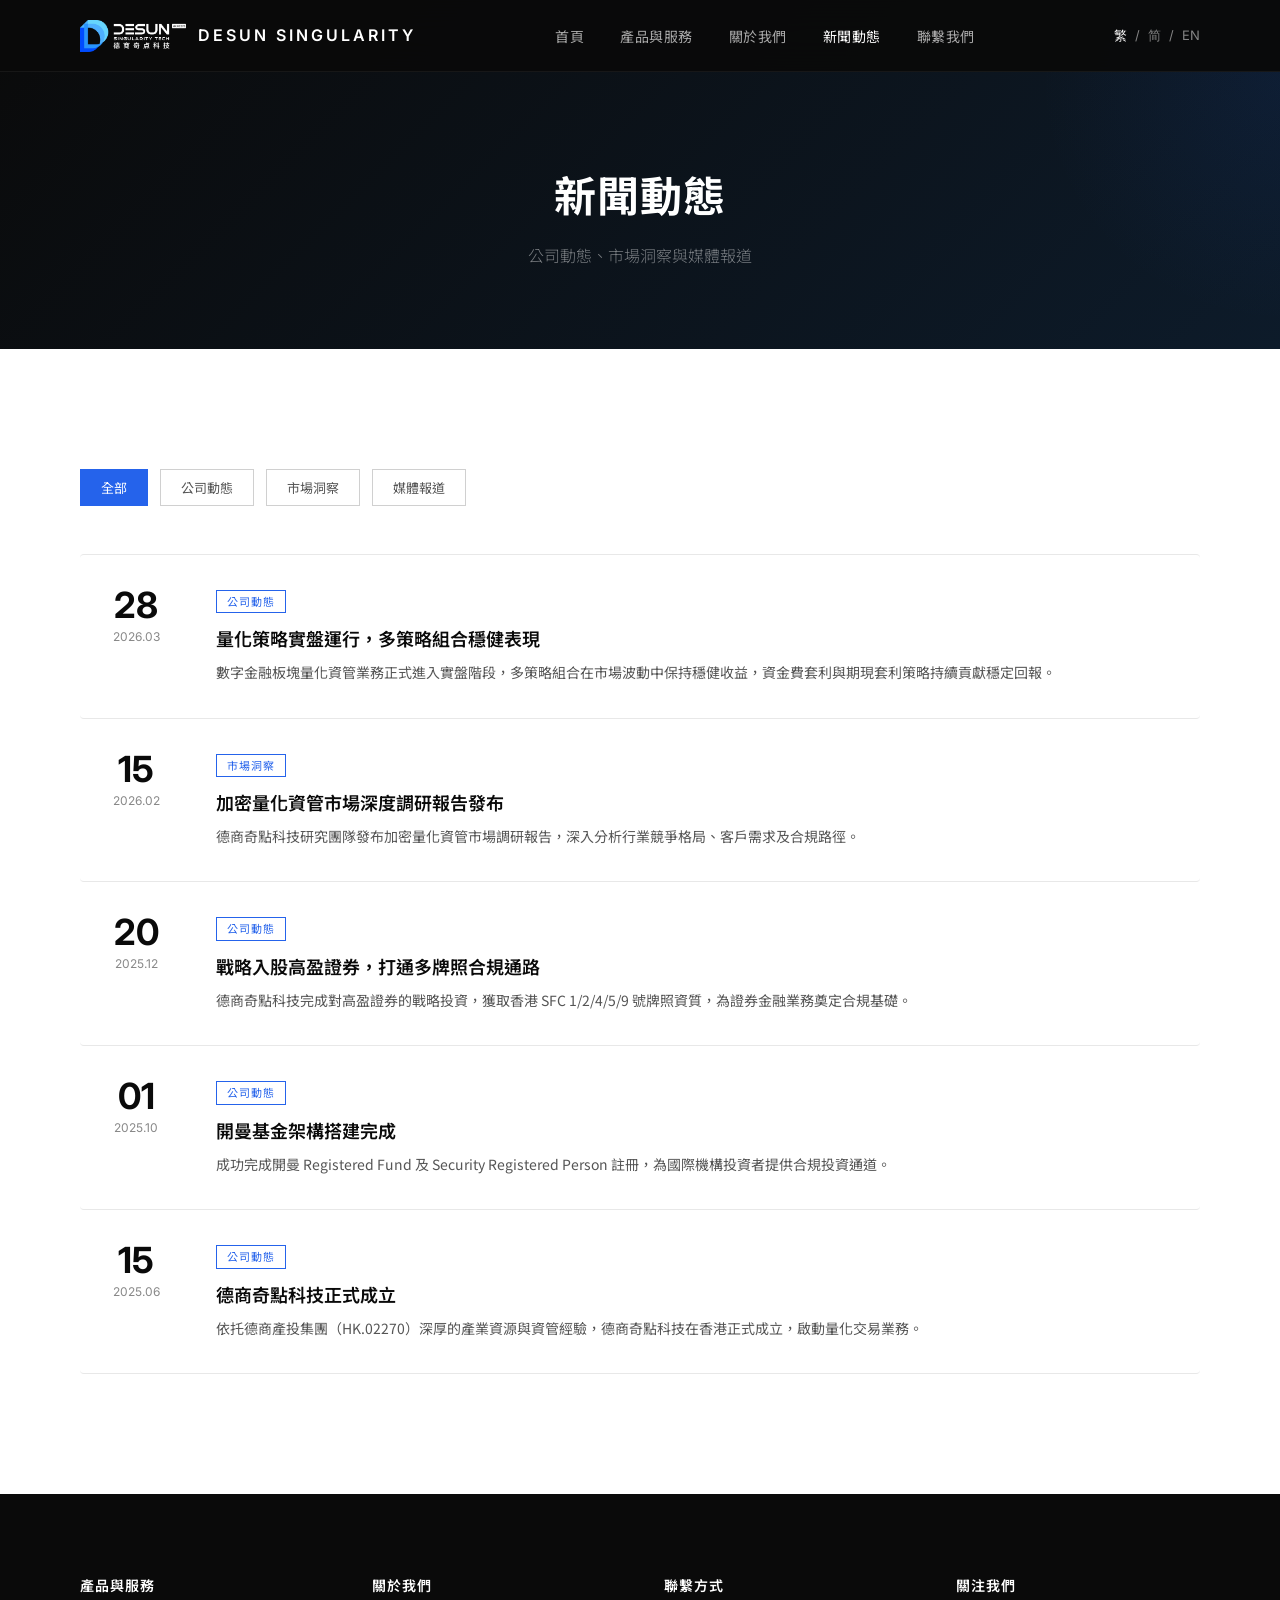
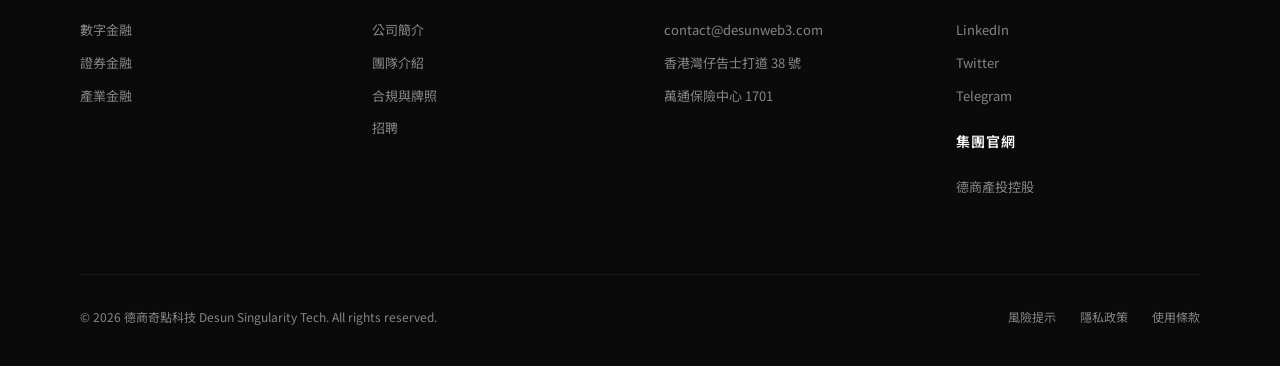
<file: news.html>
<!DOCTYPE html>
<html lang="zh-Hant">
<head>
    <meta charset="UTF-8">
    <meta name="viewport" content="width=device-width, initial-scale=1.0">
    <title>新聞動態 | 德商奇點科技</title>
    <meta name="description" content="德商奇點科技新聞動態：公司動態、市場洞察與媒體報道。">
    <meta property="og:title" content="新聞動態 | 德商奇點科技">
    <meta property="og:description" content="公司動態、市場洞察與媒體報道">
    <link rel="icon" type="image/png" href="favicon.png">
    <link rel="apple-touch-icon" href="images/logo/logo.png">
    <link rel="preconnect" href="https://fonts.googleapis.com">
    <link rel="preconnect" href="https://fonts.gstatic.com" crossorigin>
    <link href="https://fonts.googleapis.com/css2?family=Inter:wght@300;400;500;600;700&family=Noto+Sans+TC:wght@300;400;500;700&family=Noto+Sans+SC:wght@300;400;500;700&display=swap" rel="stylesheet">
    <link rel="stylesheet" href="styles.css">
</head>
<body>

<!-- Navigation -->
<nav class="navbar scrolled" id="navbar">
    <div class="container nav-container">
        <a href="index.html" class="nav-logo">
            <img src="images/logo/logo-white.png" alt="Desun Singularity" class="logo-img">
            <span class="logo-text">DESUN SINGULARITY</span>
        </a>
        <ul class="nav-links">
            <li><a href="index.html" data-i18n="nav.home">首頁</a></li>
            <li><a href="products.html" data-i18n="nav.products">產品與服務</a></li>
            <li><a href="about.html" data-i18n="nav.about">關於我們</a></li>
            <li><a href="news.html" class="active" data-i18n="nav.news">新聞動態</a></li>
            <li><a href="contact.html" data-i18n="nav.contact">聯繫我們</a></li>
        </ul>
        <div class="nav-right">
            <div class="lang-switcher">
                <span class="lang-active">繁</span>
                <span class="lang-divider">/</span>
                <span>简</span>
                <span class="lang-divider">/</span>
                <span>EN</span>
            </div>
            <button class="mobile-menu-btn" id="mobileMenuBtn" aria-label="Menu">
                <span></span><span></span><span></span>
            </button>
        </div>
    </div>
</nav>

<div class="mobile-menu" id="mobileMenu">
    <ul>
        <li><a href="index.html" data-i18n="nav.home">首頁</a></li>
        <li><a href="products.html" data-i18n="nav.products">產品與服務</a></li>
        <li><a href="about.html" data-i18n="nav.about">關於我們</a></li>
        <li><a href="news.html" data-i18n="nav.news">新聞動態</a></li>
        <li><a href="contact.html" data-i18n="nav.contact">聯繫我們</a></li>
    </ul>
</div>

<!-- Page Hero -->
<section class="page-hero">
    <div class="container">
        <h1 class="page-hero-title" data-i18n="news.hero_title">新聞動態</h1>
        <p class="page-hero-subtitle" data-i18n="news.hero_subtitle">公司動態、市場洞察與媒體報道</p>
    </div>
</section>

<!-- News Filter -->
<section class="section section-white">
    <div class="container">
        <div class="news-filter">
            <button class="filter-btn active" data-i18n="news.filter_all">全部</button>
            <button class="filter-btn" data-i18n="news.filter_company">公司動態</button>
            <button class="filter-btn" data-i18n="news.filter_insights">市場洞察</button>
            <button class="filter-btn" data-i18n="news.filter_press">媒體報道</button>
        </div>

        <!-- 新闻列表：从 Google Sheets 动态加载 -->
        <div class="news-list" id="newsList">
            <div class="news-loading" style="text-align:center;padding:60px 0;color:#999;">載入中...</div>
        </div>
    </div>
</section>

<!-- Footer -->
<footer class="footer">
    <div class="container">
        <div class="footer-grid">
            <div class="footer-col">
                <h4 class="footer-heading" data-i18n="footer.products">產品與服務</h4>
                <ul class="footer-links">
                    <li><a href="products.html#digital" data-i18n="footer.digital">數字金融</a></li>
                    <li><a href="products.html#securities" data-i18n="footer.securities">證券金融</a></li>
                    <li><a href="products.html#industrial" data-i18n="footer.industrial">產業金融</a></li>
                </ul>
            </div>
            <div class="footer-col">
                <h4 class="footer-heading" data-i18n="footer.about">關於我們</h4>
                <ul class="footer-links">
                    <li><a href="about.html" data-i18n="footer.company">公司簡介</a></li>
                    <li><a href="about.html#team" data-i18n="footer.team">團隊介紹</a></li>
                    <li><a href="about.html#compliance" data-i18n="footer.compliance">合規與牌照</a></li>
                    <li><a href="about.html#careers" data-i18n="footer.careers">招聘</a></li>
                </ul>
            </div>
            <div class="footer-col">
                <h4 class="footer-heading" data-i18n="footer.contact_heading">聯繫方式</h4>
                <ul class="footer-links">
                    <li>contact@desunweb3.com</li>
                    <li data-i18n="footer.address1">香港灣仔告士打道 38 號</li>
                    <li data-i18n="footer.address2">萬通保險中心 1701</li>
                </ul>
            </div>
            <div class="footer-col">
                <h4 class="footer-heading" data-i18n="footer.follow">關注我們</h4>
                <ul class="footer-links">
                    <li><a href="#">LinkedIn</a></li>
                    <li><a href="#">Twitter</a></li>
                    <li><a href="#">Telegram</a></li>
                </ul>
                <h4 class="footer-heading footer-heading-sub" data-i18n="footer.group">集團官網</h4>
                <ul class="footer-links">
                    <li><a href="https://desunhui.com" target="_blank" rel="noopener" data-i18n="footer.group_parent">德商產投控股</a></li>
                </ul>
            </div>
        </div>
        <div class="footer-bottom">
            <p data-i18n="footer.copyright">&copy; 2026 德商奇點科技 Desun Singularity Tech. All rights reserved.</p>
            <div class="footer-legal">
                <a href="#" data-i18n="footer.risk">風險提示</a>
                <a href="#" data-i18n="footer.privacy">隱私政策</a>
                <a href="#" data-i18n="footer.terms">使用條款</a>
            </div>
        </div>
    </div>
</footer>

<script src="i18n.js"></script>
<script>
const mobileMenuBtn = document.getElementById('mobileMenuBtn');
const mobileMenu = document.getElementById('mobileMenu');
mobileMenuBtn.addEventListener('click', () => {
    mobileMenuBtn.classList.toggle('active');
    mobileMenu.classList.toggle('active');
});

// ============================================================
// Google Sheets CMS 配置
// 表头: date | lang | category | title | summary | link
//   date: 2026-03-28
//   lang: 繁 / 简 / EN（留空则所有语言都显示）
//   category: 繁體→公司動態/市場洞察/媒體報道  简体→公司动态/市场洞察/媒体报道  EN→Company/Insights/Press
//   link: 可选，填外部链接则跳转，留空不跳转
// ============================================================
const SHEET_CSV_URL = 'https://docs.google.com/spreadsheets/d/e/2PACX-1vRtadHlK6XTAGlrIvaFzQLUqZn9pLDJsTTPHShOXGNc6h4OW6tOEXk01xaEiH8f_Hf9-caK1hAdgtI7/pub?output=csv';
let currentLang = (window.desunI18n && window.desunI18n.getLang()) || '繁';

// 解析 CSV（处理引号内的逗号）
function parseCSV(text) {
    const lines = text.trim().split('\n');
    if (lines.length < 2) return [];
    const headers = lines[0].split(',').map(h => h.trim().replace(/^"|"$/g, ''));
    return lines.slice(1).map(line => {
        const values = [];
        let current = '';
        let inQuotes = false;
        for (const char of line) {
            if (char === '"') { inQuotes = !inQuotes; }
            else if (char === ',' && !inQuotes) { values.push(current.trim()); current = ''; }
            else { current += char; }
        }
        values.push(current.trim());
        const obj = {};
        headers.forEach((h, i) => obj[h] = values[i] || '');
        return obj;
    });
}

// 渲染新闻列表
function renderNews(items) {
    const container = document.getElementById('newsList');
    if (!items.length) {
        container.innerHTML = '<p style="text-align:center;padding:60px 0;color:#999;">暫無新聞</p>';
        return;
    }
    container.innerHTML = items.map(item => {
        const d = new Date(item.date);
        const day = String(d.getDate()).padStart(2, '0');
        const month = d.getFullYear() + '.' + String(d.getMonth() + 1).padStart(2, '0');
        const href = item.link || '#';
        const target = item.link ? ' target="_blank" rel="noopener"' : '';
        return `
        <article class="news-list-item" data-category="${item.category}">
            <div class="news-list-date">
                <span class="news-day">${day}</span>
                <span class="news-month">${month}</span>
            </div>
            <div class="news-list-content">
                <span class="news-category">${item.category}</span>
                <h3><a href="${href}"${target}>${item.title}</a></h3>
                <p>${item.summary}</p>
            </div>
        </article>`;
    }).join('');
}

// 备用数据（Google Sheets 未配置或加载失败时显示）
const FALLBACK_NEWS = [
    { date: '2026-03-28', category: '公司動態', title: '量化策略實盤運行，多策略組合穩健表現', summary: '數字金融板塊量化資管業務正式進入實盤階段，多策略組合在市場波動中保持穩健收益，資金費套利與期現套利策略持續貢獻穩定回報。', link: '' },
    { date: '2026-02-15', category: '市場洞察', title: '加密量化資管市場深度調研報告發布', summary: '德商奇點科技研究團隊發布加密量化資管市場調研報告，深入分析行業競爭格局、客戶需求及合規路徑。', link: '' },
    { date: '2025-12-20', category: '公司動態', title: '戰略入股高盈證券，打通多牌照合規通路', summary: '德商奇點科技完成對高盈證券的戰略投資，獲取香港 SFC 1/2/4/5/9 號牌照資質，為證券金融業務奠定合規基礎。', link: '' },
    { date: '2025-10-01', category: '公司動態', title: '開曼基金架構搭建完成', summary: '成功完成開曼 Registered Fund 及 Security Registered Person 註冊，為國際機構投資者提供合規投資通道。', link: '' },
    { date: '2025-06-15', category: '公司動態', title: '德商奇點科技正式成立', summary: '依托德商產投集團（HK.02270）深厚的產業資源與資管經驗，德商奇點科技在香港正式成立，啟動量化交易業務。', link: '' }
];

let allNews = [];

// 按当前语言筛选新闻（lang 为空的条目所有语言都显示）
function getFilteredNews() {
    return allNews.filter(n => !n.lang || n.lang === currentLang);
}

// 加载数据
async function loadNews() {
    if (SHEET_CSV_URL) {
        try {
            const controller = new AbortController();
            const timeout = setTimeout(() => controller.abort(), 5000);
            const res = await fetch(SHEET_CSV_URL, { signal: controller.signal });
            clearTimeout(timeout);
            const csv = await res.text();
            allNews = parseCSV(csv).sort((a, b) => new Date(b.date) - new Date(a.date));
        } catch (e) {
            console.warn('Google Sheets 加載失敗，使用備用數據', e);
            allNews = FALLBACK_NEWS;
        }
    } else {
        allNews = FALLBACK_NEWS;
    }
    renderNews(getFilteredNews());
}

// 分类筛选
const FILTER_LABELS = {
    '繁': ['全部', '公司動態', '市場洞察', '媒體報道'],
    '简': ['全部', '公司动态', '市场洞察', '媒体报道'],
    'EN': ['All', 'Company', 'Insights', 'Press']
};

function updateFilterButtons() {
    const labels = FILTER_LABELS[currentLang] || FILTER_LABELS['繁'];
    document.querySelectorAll('.filter-btn').forEach((btn, i) => {
        btn.textContent = labels[i] || btn.textContent;
    });
}

document.querySelectorAll('.filter-btn').forEach(btn => {
    btn.addEventListener('click', () => {
        document.querySelectorAll('.filter-btn').forEach(b => b.classList.remove('active'));
        btn.classList.add('active');
        const allLabel = (FILTER_LABELS[currentLang] || FILTER_LABELS['繁'])[0];
        const category = btn.textContent.trim();
        if (category === allLabel) {
            renderNews(getFilteredNews());
        } else {
            renderNews(getFilteredNews().filter(n => n.category === category));
        }
    });
});

// i18n 语言切换事件监听
window.addEventListener('langchange', function(e) {
    currentLang = e.detail.lang;
    updateFilterButtons();
    document.querySelectorAll('.filter-btn').forEach((b, i) => b.classList.toggle('active', i === 0));
    renderNews(getFilteredNews());
});

loadNews();

const observer = new IntersectionObserver((entries) => {
    entries.forEach(entry => {
        if (entry.isIntersecting) entry.target.classList.add('visible');
    });
}, { threshold: 0.1 });
document.querySelectorAll('.section').forEach(s => observer.observe(s));
</script>

</body>
</html>
</file>
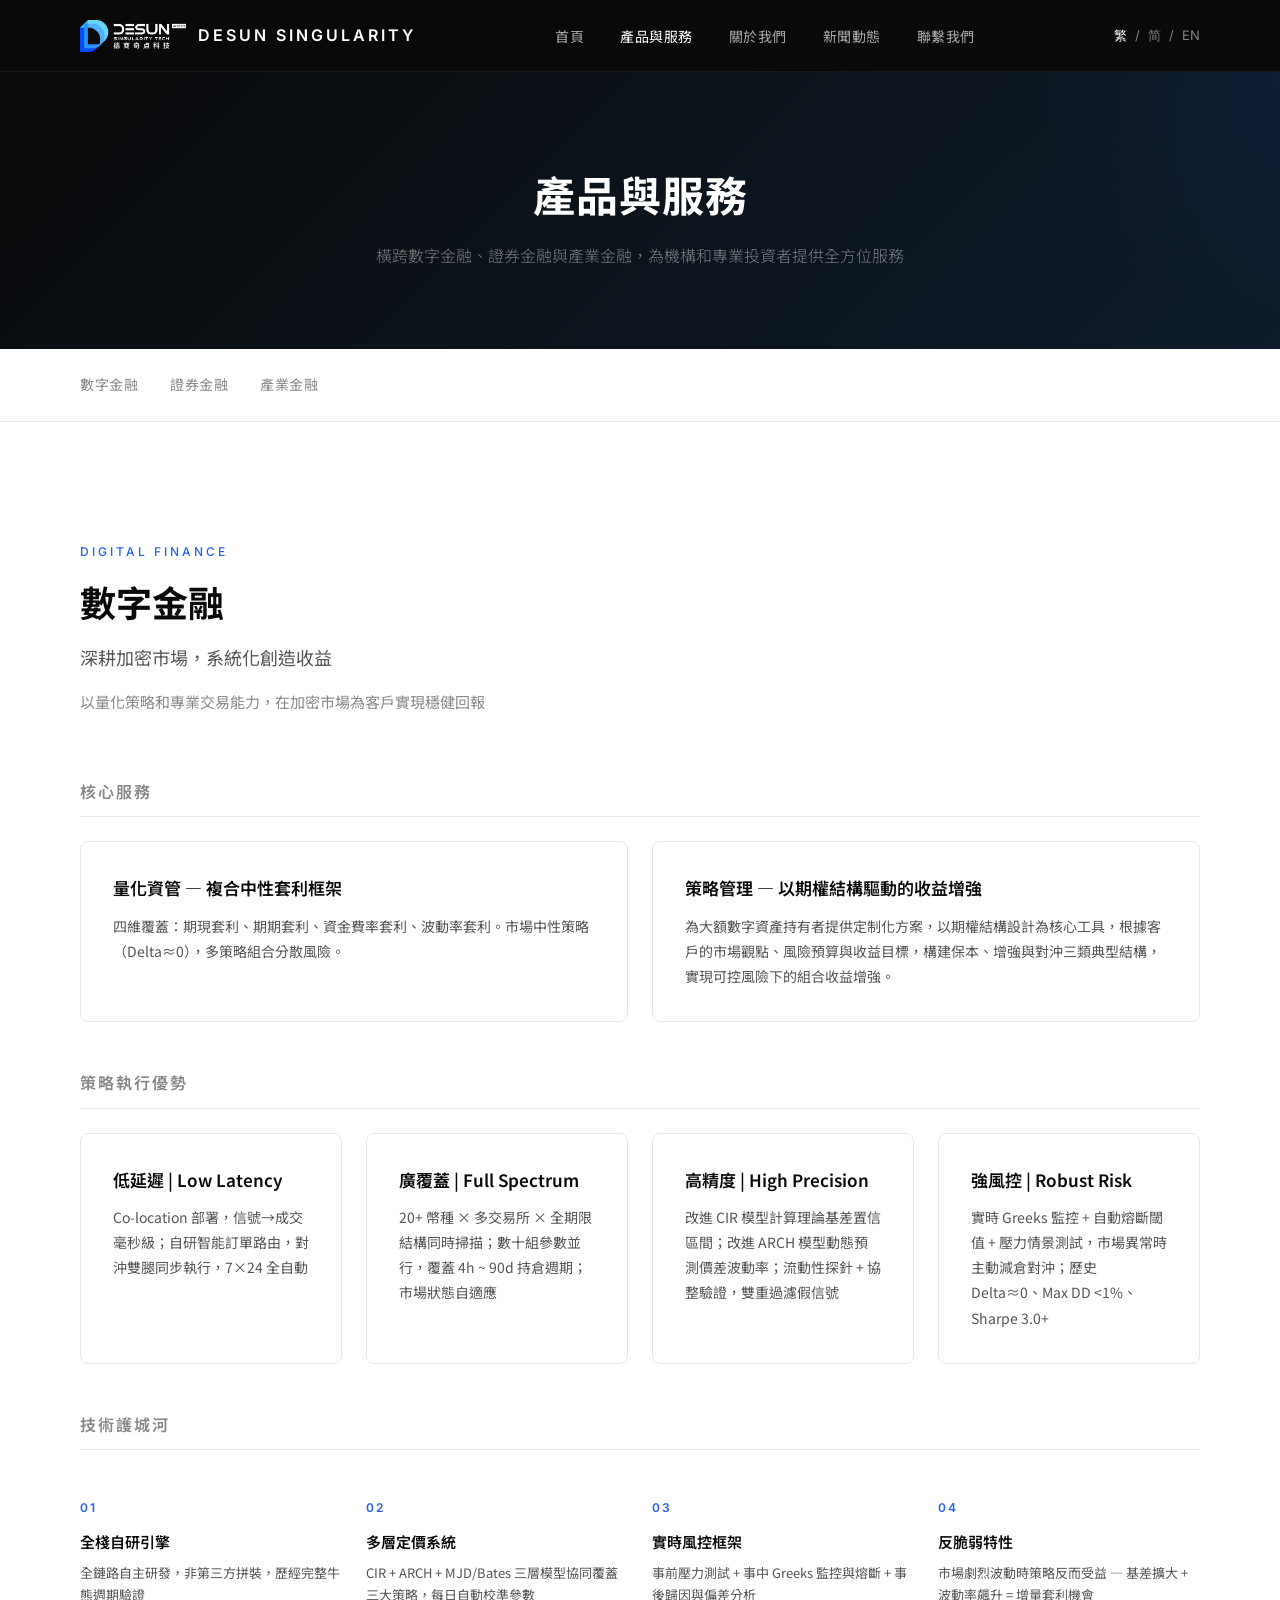
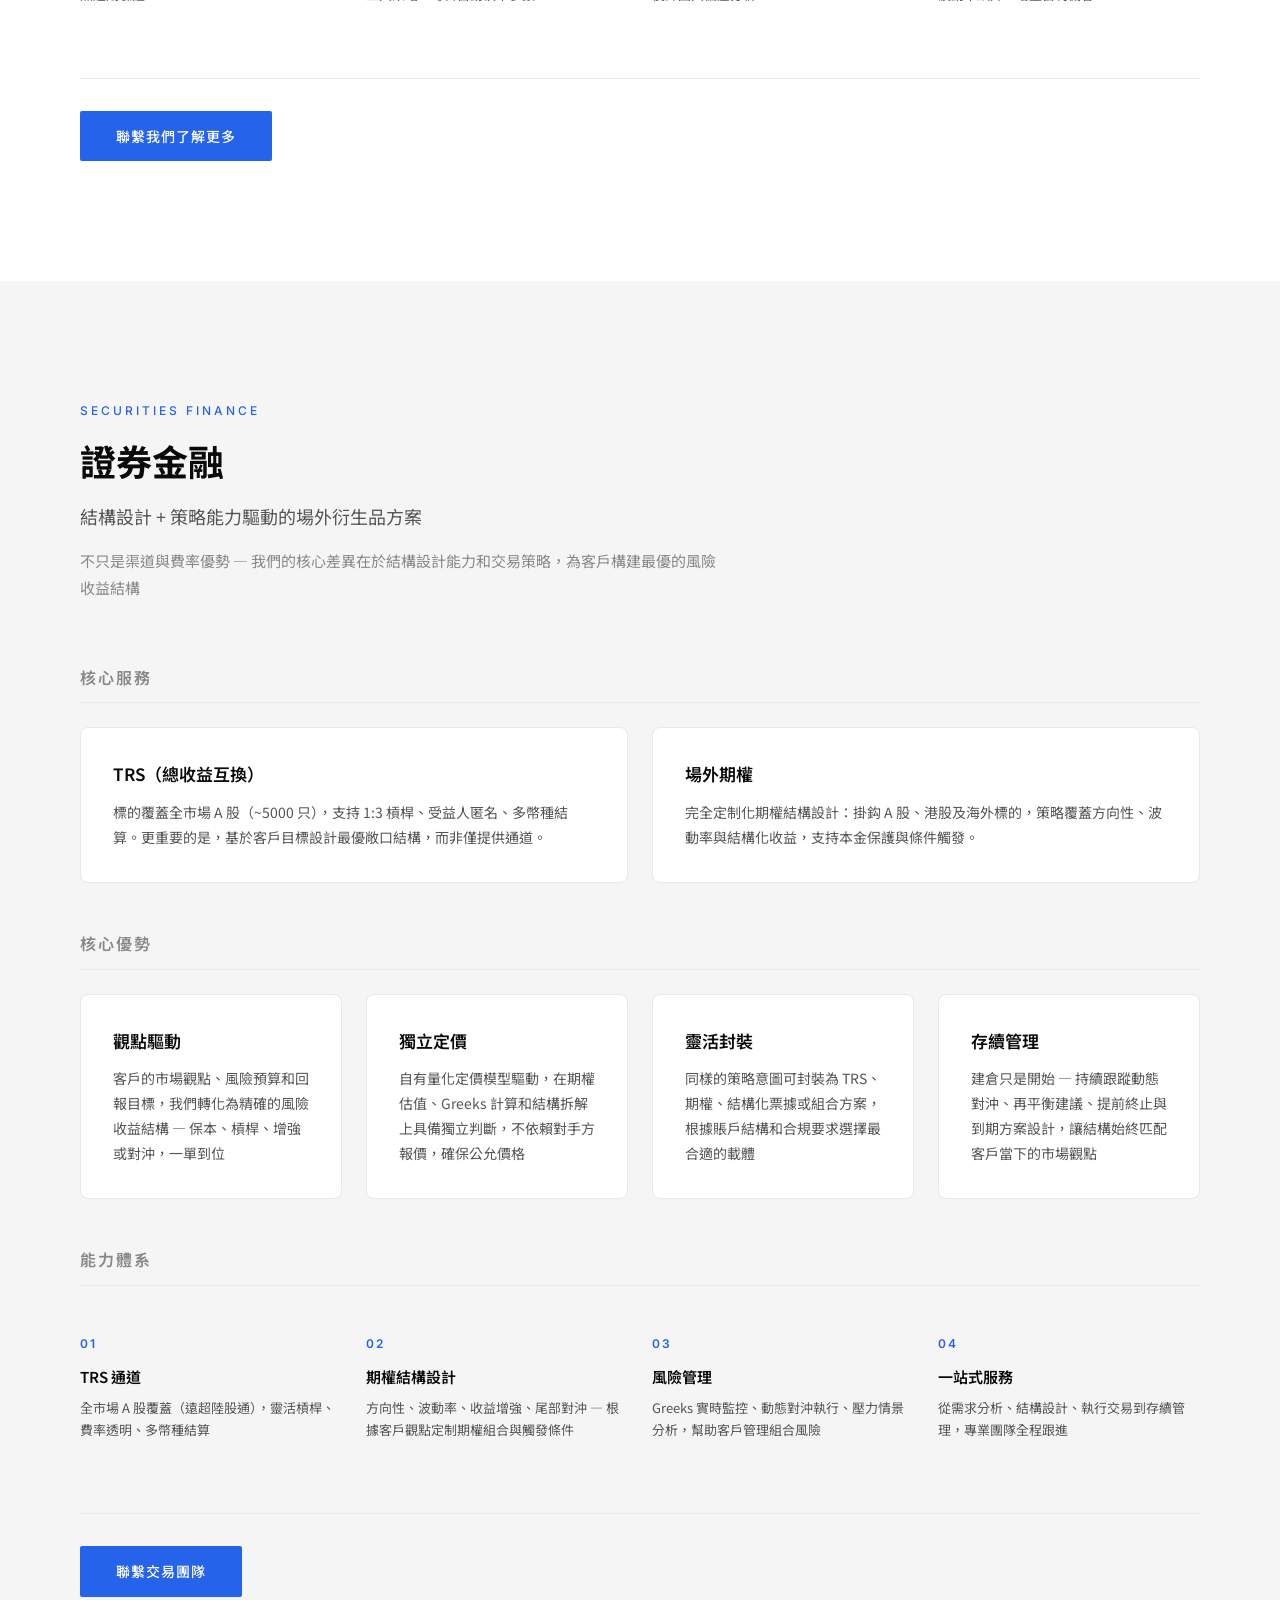
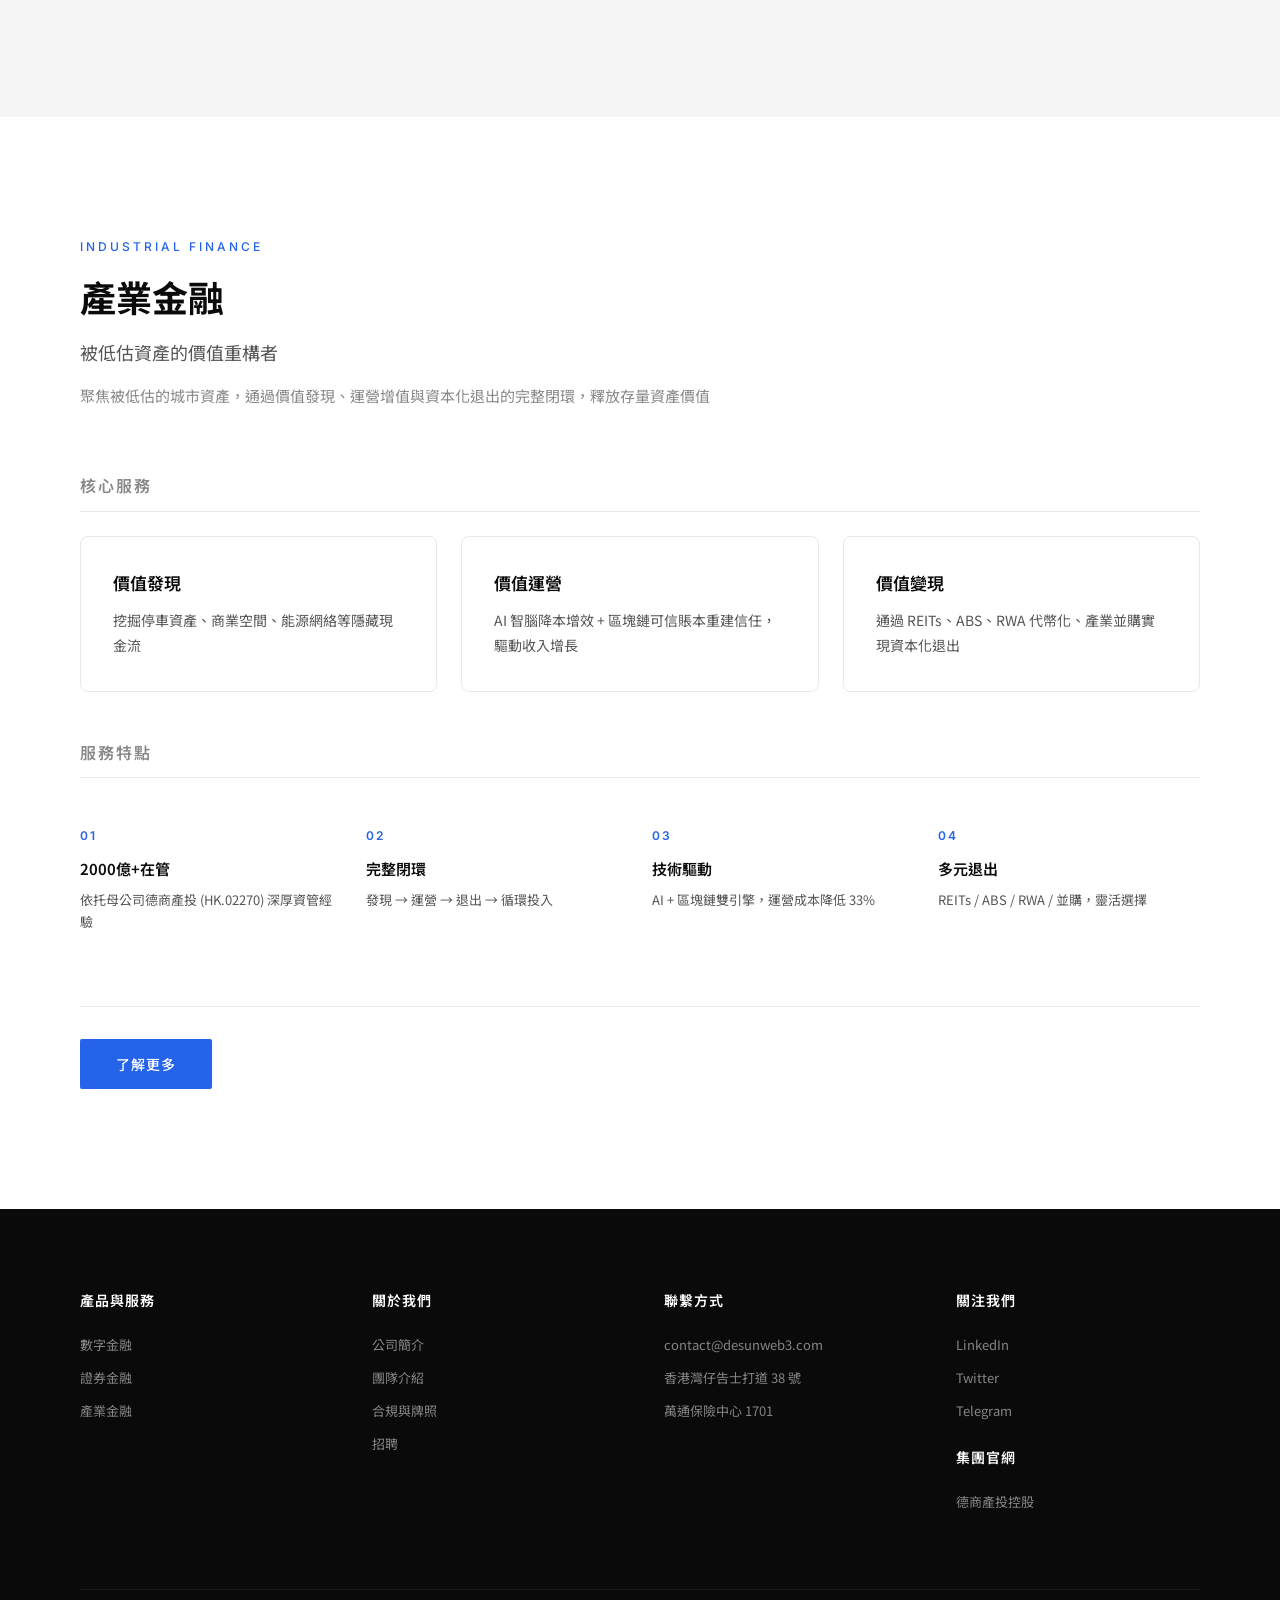
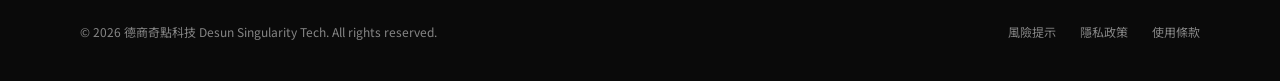
<file: products.html>
<!DOCTYPE html>
<html lang="zh-Hant">
<head>
    <meta charset="UTF-8">
    <meta name="viewport" content="width=device-width, initial-scale=1.0">
    <title>產品與服務 | 德商奇點科技</title>
    <meta name="description" content="德商奇點科技產品與服務：數字金融量化資管、證券金融 TRS 與場外期權、產業金融資產運營與退出。">
    <meta property="og:title" content="產品與服務 | 德商奇點科技">
    <meta property="og:description" content="數字金融、證券金融、產業金融三大業務板塊">
    <link rel="icon" type="image/png" href="favicon.png">
    <link rel="apple-touch-icon" href="images/logo/logo.png">
    <link rel="preconnect" href="https://fonts.googleapis.com">
    <link rel="preconnect" href="https://fonts.gstatic.com" crossorigin>
    <link href="https://fonts.googleapis.com/css2?family=Inter:wght@300;400;500;600;700&family=Noto+Sans+TC:wght@300;400;500;700&family=Noto+Sans+SC:wght@300;400;500;700&display=swap" rel="stylesheet">
    <link rel="stylesheet" href="styles.css">
</head>
<body>

<!-- Navigation -->
<nav class="navbar scrolled" id="navbar">
    <div class="container nav-container">
        <a href="index.html" class="nav-logo">
            <img src="images/logo/logo-white.png" alt="Desun Singularity" class="logo-img">
            <span class="logo-text">DESUN SINGULARITY</span>
        </a>
        <ul class="nav-links">
            <li><a href="index.html" data-i18n="nav.home">首頁</a></li>
            <li><a href="products.html" class="active" data-i18n="nav.products">產品與服務</a></li>
            <li><a href="about.html" data-i18n="nav.about">關於我們</a></li>
            <li><a href="news.html" data-i18n="nav.news">新聞動態</a></li>
            <li><a href="contact.html" data-i18n="nav.contact">聯繫我們</a></li>
        </ul>
        <div class="nav-right">
            <div class="lang-switcher">
                <span class="lang-active">繁</span>
                <span class="lang-divider">/</span>
                <span>简</span>
                <span class="lang-divider">/</span>
                <span>EN</span>
            </div>
            <button class="mobile-menu-btn" id="mobileMenuBtn" aria-label="Menu">
                <span></span><span></span><span></span>
            </button>
        </div>
    </div>
</nav>

<!-- Mobile Menu -->
<div class="mobile-menu" id="mobileMenu">
    <ul>
        <li><a href="index.html" data-i18n="nav.home">首頁</a></li>
        <li><a href="products.html" data-i18n="nav.products">產品與服務</a></li>
        <li><a href="about.html" data-i18n="nav.about">關於我們</a></li>
        <li><a href="news.html" data-i18n="nav.news">新聞動態</a></li>
        <li><a href="contact.html" data-i18n="nav.contact">聯繫我們</a></li>
    </ul>
</div>

<!-- Page Hero -->
<section class="page-hero">
    <div class="container">
        <h1 class="page-hero-title" data-i18n="products.hero_title">產品與服務</h1>
        <p class="page-hero-subtitle" data-i18n="products.hero_subtitle">橫跨數字金融、證券金融與產業金融，為機構和專業投資者提供全方位服務</p>
    </div>
</section>

<!-- Product Navigation -->
<div class="product-nav-bar">
    <div class="container">
        <div class="product-nav">
            <a href="#digital" class="product-nav-item active" data-i18n="products.nav_digital">數字金融</a>
            <a href="#securities" class="product-nav-item" data-i18n="products.nav_securities">證券金融</a>
            <a href="#industrial" class="product-nav-item" data-i18n="products.nav_industrial">產業金融</a>
        </div>
    </div>
</div>

<!-- 2.1 Digital Finance -->
<section class="section section-white product-section" id="digital">
    <div class="container">
        <div class="product-header">
            <div class="product-label">Digital Finance</div>
            <h2 class="product-title" data-i18n="products.digital_title">數字金融</h2>
            <p class="product-tagline" data-i18n="products.digital_tagline">深耕加密市場，系統化創造收益</p>
            <p class="product-desc" data-i18n="products.digital_desc">以量化策略和專業交易能力，在加密市場為客戶實現穩健回報</p>
        </div>

        <div class="product-content">
            <h3 class="content-heading" data-i18n="products.digital_core">核心服務</h3>
            <div class="service-detail-grid">
                <div class="service-detail-card">
                    <h4 data-i18n="products.digital_s1_title">量化資管 — 複合中性套利框架</h4>
                    <p data-i18n="products.digital_s1_desc">四維覆蓋：期現套利、期期套利、資金費率套利、波動率套利。市場中性策略（Delta≈0），多策略組合分散風險。</p>
                </div>
                <div class="service-detail-card">
                    <h4 data-i18n="products.digital_s2_title">策略管理 — 以期權結構驅動的收益增強</h4>
                    <p data-i18n="products.digital_s2_desc">為大額數字資產持有者提供定制化方案，以期權結構設計為核心工具，根據客戶的市場觀點、風險預算與收益目標，構建保本、增強與對沖三類典型結構，實現可控風險下的組合收益增強。</p>
                </div>
            </div>

            <h3 class="content-heading" data-i18n="products.digital_exec">策略執行優勢</h3>
            <div class="service-detail-grid">
                <div class="service-detail-card">
                    <h4 data-i18n="products.digital_e1_title">低延遲 | Low Latency</h4>
                    <p data-i18n="products.digital_e1_desc">Co-location 部署，信號→成交毫秒級；自研智能訂單路由，對沖雙腿同步執行，7×24 全自動</p>
                </div>
                <div class="service-detail-card">
                    <h4 data-i18n="products.digital_e2_title">廣覆蓋 | Full Spectrum</h4>
                    <p data-i18n="products.digital_e2_desc">20+ 幣種 × 多交易所 × 全期限結構同時掃描；數十組參數並行，覆蓋 4h ~ 90d 持倉週期；市場狀態自適應</p>
                </div>
                <div class="service-detail-card">
                    <h4 data-i18n="products.digital_e3_title">高精度 | High Precision</h4>
                    <p data-i18n="products.digital_e3_desc">改進 CIR 模型計算理論基差置信區間；改進 ARCH 模型動態預測價差波動率；流動性探針 + 協整驗證，雙重過濾假信號</p>
                </div>
                <div class="service-detail-card">
                    <h4 data-i18n="products.digital_e4_title">強風控 | Robust Risk</h4>
                    <p data-i18n="products.digital_e4_desc">實時 Greeks 監控 + 自動熔斷閾值 + 壓力情景測試，市場異常時主動減倉對沖；歷史 Delta≈0、Max DD &lt;1%、Sharpe 3.0+</p>
                </div>
            </div>

            <h3 class="content-heading" data-i18n="products.digital_moat">技術護城河</h3>
            <div class="feature-grid">
                <div class="feature-item">
                    <div class="feature-num">01</div>
                    <h4 data-i18n="products.digital_f1_title">全棧自研引擎</h4>
                    <p data-i18n="products.digital_f1_desc">全鏈路自主研發，非第三方拼裝，歷經完整牛熊週期驗證</p>
                </div>
                <div class="feature-item">
                    <div class="feature-num">02</div>
                    <h4 data-i18n="products.digital_f2_title">多層定價系統</h4>
                    <p data-i18n="products.digital_f2_desc">CIR + ARCH + MJD/Bates 三層模型協同覆蓋三大策略，每日自動校準參數</p>
                </div>
                <div class="feature-item">
                    <div class="feature-num">03</div>
                    <h4 data-i18n="products.digital_f3_title">實時風控框架</h4>
                    <p data-i18n="products.digital_f3_desc">事前壓力測試 + 事中 Greeks ���控與熔斷 + 事後歸因與偏差分析</p>
                </div>
                <div class="feature-item">
                    <div class="feature-num">04</div>
                    <h4 data-i18n="products.digital_f4_title">反脆弱特性</h4>
                    <p data-i18n="products.digital_f4_desc">市場劇烈波動時策略反而受益 — 基差擴大 + 波動率飆升 = 增量套利機會</p>
                </div>
            </div>
        </div>

        <div class="product-cta">
            <a href="contact.html" class="btn btn-primary" data-i18n="products.digital_cta">聯繫我們了解更多</a>
        </div>
    </div>
</section>

<!-- 2.2 Securities Finance -->
<section class="section section-light product-section" id="securities">
    <div class="container">
        <div class="product-header">
            <div class="product-label">Securities Finance</div>
            <h2 class="product-title" data-i18n="products.securities_title">證券金融</h2>
            <p class="product-tagline" data-i18n="products.securities_tagline">結構設計 + 策略能力驅動的場外衍生品方案</p>
            <p class="product-desc" data-i18n="products.securities_desc">不只是渠道與費率優勢 — 我們的核心差異在於結構設計能力和交易策略，為客戶構建最優的風險收益結構</p>
        </div>

        <div class="product-content">
            <h3 class="content-heading" data-i18n="products.securities_core">核心服務</h3>
            <div class="service-detail-grid">
                <div class="service-detail-card">
                    <h4 data-i18n="products.securities_s1_title">TRS（總收益互換）</h4>
                    <p data-i18n="products.securities_s1_desc">標的覆蓋全市場 A 股（~5000 只），支持 1:3 槓桿、受益人匿名、多幣種結算。基於客戶目標設計最優敞口結構，而非僅提供通道。</p>
                </div>
                <div class="service-detail-card">
                    <h4 data-i18n="products.securities_s2_title">場外期權</h4>
                    <p data-i18n="products.securities_s2_desc">完全定制化期權結構設計：掛鈎 A 股、港股及海外標的，策略覆蓋方向性、波動率與結構化收益，支持本金保護與條件觸發。</p>
                </div>
            </div>

            <h3 class="content-heading" data-i18n="products.securities_highlights">核心優勢</h3>
            <div class="service-detail-grid">
                <div class="service-detail-card">
                    <h4 data-i18n="products.securities_e1_title">觀點驅動</h4>
                    <p data-i18n="products.securities_e1_desc">客戶的市場觀點、風險預算和回報目標，我們轉化為精確的風險收益結構 — 保本、槓桿、增強或對沖，一單到位</p>
                </div>
                <div class="service-detail-card">
                    <h4 data-i18n="products.securities_e2_title">獨立定價</h4>
                    <p data-i18n="products.securities_e2_desc">自有量化定價模型驅動，在期權估值、Greeks 計算和結構拆解上具備獨立判斷，不依賴對手方報價，確保公允價格</p>
                </div>
                <div class="service-detail-card">
                    <h4 data-i18n="products.securities_e3_title">靈活封裝</h4>
                    <p data-i18n="products.securities_e3_desc">同樣的策略意圖可封裝為 TRS、期權、結構化票據或組合方案，根據賬戶結構和合規要求選擇最合適的載體</p>
                </div>
                <div class="service-detail-card">
                    <h4 data-i18n="products.securities_e4_title">存續管理</h4>
                    <p data-i18n="products.securities_e4_desc">建倉只是開始 — 持續跟蹤動態對沖、再平衡建議、提前終止與到期方案設計，讓結構始終匹配客戶當下的市場觀點</p>
                </div>
            </div>

            <h3 class="content-heading" data-i18n="products.securities_capabilities">能力體系</h3>
            <div class="feature-grid">
                <div class="feature-item">
                    <div class="feature-num">01</div>
                    <h4 data-i18n="products.securities_f1_title">TRS 通道</h4>
                    <p data-i18n="products.securities_f1_desc">全市場 A 股覆蓋（遠超陸股通），靈活槓桿、費率透明、多幣種結算</p>
                </div>
                <div class="feature-item">
                    <div class="feature-num">02</div>
                    <h4 data-i18n="products.securities_f2_title">期權結構設計</h4>
                    <p data-i18n="products.securities_f2_desc">方向性、波動率、收益增強、尾部對沖 — 根據客戶觀點定制期權組合與觸發條件</p>
                </div>
                <div class="feature-item">
                    <div class="feature-num">03</div>
                    <h4 data-i18n="products.securities_f3_title">風險管理</h4>
                    <p data-i18n="products.securities_f3_desc">Greeks 實時監控、動態對沖執行、壓力情景分析，幫助客戶管理組合風險</p>
                </div>
                <div class="feature-item">
                    <div class="feature-num">04</div>
                    <h4 data-i18n="products.securities_f4_title">一站式服務</h4>
                    <p data-i18n="products.securities_f4_desc">從需求分析、結構設計、執行交易到存續管理，專業團隊全程跟進</p>
                </div>
            </div>
        </div>

        <div class="product-cta">
            <a href="contact.html" class="btn btn-primary" data-i18n="products.securities_cta">聯繫交易團隊</a>
        </div>
    </div>
</section>

<!-- 2.3 Industrial Finance -->
<section class="section section-white product-section" id="industrial">
    <div class="container">
        <div class="product-header">
            <div class="product-label">Industrial Finance</div>
            <h2 class="product-title" data-i18n="products.industrial_title">產業金融</h2>
            <p class="product-tagline" data-i18n="products.industrial_tagline">被低估資產的價值重構者</p>
            <p class="product-desc" data-i18n="products.industrial_desc">聚焦被低估的城市資產，通過價值發現、運營增值與資本化退出的完整閉環，釋放存量資產價值</p>
        </div>

        <div class="product-content">
            <h3 class="content-heading" data-i18n="products.industrial_core">核心服務</h3>
            <div class="service-detail-grid">
                <div class="service-detail-card">
                    <h4 data-i18n="products.industrial_s1_title">價值發現</h4>
                    <p data-i18n="products.industrial_s1_desc">挖掘停車資產、商業空間、能源網絡等隱藏現金流</p>
                </div>
                <div class="service-detail-card">
                    <h4 data-i18n="products.industrial_s2_title">價值運營</h4>
                    <p data-i18n="products.industrial_s2_desc">AI 智腦降本增效 + 區塊鏈可信賬本重建信任，驅動收入增長</p>
                </div>
                <div class="service-detail-card">
                    <h4 data-i18n="products.industrial_s3_title">價值變現</h4>
                    <p data-i18n="products.industrial_s3_desc">通過 REITs、ABS、RWA 代幣化、產業並購實現資本化退出</p>
                </div>
            </div>

            <h3 class="content-heading" data-i18n="products.industrial_features">服務特點</h3>
            <div class="feature-grid">
                <div class="feature-item">
                    <div class="feature-num">01</div>
                    <h4 data-i18n="products.industrial_f1_title">2000億+在管</h4>
                    <p data-i18n="products.industrial_f1_desc">依托母公司德商產投 (HK.02270) 深厚資管經驗</p>
                </div>
                <div class="feature-item">
                    <div class="feature-num">02</div>
                    <h4 data-i18n="products.industrial_f2_title">完整閉環</h4>
                    <p data-i18n="products.industrial_f2_desc">發現 → 運營 → 退出 → 循環投入</p>
                </div>
                <div class="feature-item">
                    <div class="feature-num">03</div>
                    <h4 data-i18n="products.industrial_f3_title">技術驅動</h4>
                    <p data-i18n="products.industrial_f3_desc">AI + 區塊鏈雙引擎，運營成本降低 33%</p>
                </div>
                <div class="feature-item">
                    <div class="feature-num">04</div>
                    <h4 data-i18n="products.industrial_f4_title">多元退出</h4>
                    <p data-i18n="products.industrial_f4_desc">REITs / ABS / RWA / 並購，靈活選擇</p>
                </div>
            </div>
        </div>

        <div class="product-cta">
            <a href="contact.html" class="btn btn-primary" data-i18n="products.industrial_cta">了解更多</a>
        </div>
    </div>
</section>

<!-- Footer -->
<footer class="footer">
    <div class="container">
        <div class="footer-grid">
            <div class="footer-col">
                <h4 class="footer-heading" data-i18n="footer.products">產品與服務</h4>
                <ul class="footer-links">
                    <li><a href="products.html#digital" data-i18n="footer.digital">數字金融</a></li>
                    <li><a href="products.html#securities" data-i18n="footer.securities">證券金融</a></li>
                    <li><a href="products.html#industrial" data-i18n="footer.industrial">產業金融</a></li>
                </ul>
            </div>
            <div class="footer-col">
                <h4 class="footer-heading" data-i18n="footer.about">關於我們</h4>
                <ul class="footer-links">
                    <li><a href="about.html" data-i18n="footer.company">公司簡介</a></li>
                    <li><a href="about.html#team" data-i18n="footer.team">團隊介紹</a></li>
                    <li><a href="about.html#compliance" data-i18n="footer.compliance">合規與牌照</a></li>
                    <li><a href="about.html#careers" data-i18n="footer.careers">招聘</a></li>
                </ul>
            </div>
            <div class="footer-col">
                <h4 class="footer-heading" data-i18n="footer.contact_heading">聯繫方式</h4>
                <ul class="footer-links">
                    <li>contact@desunweb3.com</li>
                    <li data-i18n="footer.address1">香港灣仔告士打道 38 號</li>
                    <li data-i18n="footer.address2">萬通保險中心 1701</li>
                </ul>
            </div>
            <div class="footer-col">
                <h4 class="footer-heading" data-i18n="footer.follow">關注我們</h4>
                <ul class="footer-links">
                    <li><a href="#">LinkedIn</a></li>
                    <li><a href="#">Twitter</a></li>
                    <li><a href="#">Telegram</a></li>
                </ul>
                <h4 class="footer-heading footer-heading-sub" data-i18n="footer.group">集團官網</h4>
                <ul class="footer-links">
                    <li><a href="https://desunhui.com" target="_blank" rel="noopener" data-i18n="footer.group_parent">德商產投控股</a></li>
                </ul>
            </div>
        </div>
        <div class="footer-bottom">
            <p data-i18n="footer.copyright">&copy; 2026 德商奇點科技 Desun Singularity Tech. All rights reserved.</p>
            <div class="footer-legal">
                <a href="#" data-i18n="footer.risk">風險提示</a>
                <a href="#" data-i18n="footer.privacy">隱私政策</a>
                <a href="#" data-i18n="footer.terms">使用條款</a>
            </div>
        </div>
    </div>
</footer>

<script src="i18n.js"></script>
<script>
// Mobile menu
const mobileMenuBtn = document.getElementById('mobileMenuBtn');
const mobileMenu = document.getElementById('mobileMenu');
mobileMenuBtn.addEventListener('click', () => {
    mobileMenuBtn.classList.toggle('active');
    mobileMenu.classList.toggle('active');
});

// Product nav highlight on scroll
const sections = document.querySelectorAll('.product-section');
const navItems = document.querySelectorAll('.product-nav-item');

window.addEventListener('scroll', () => {
    let current = '';
    sections.forEach(section => {
        const top = section.offsetTop - 160;
        if (window.scrollY >= top) {
            current = section.getAttribute('id');
        }
    });
    navItems.forEach(item => {
        item.classList.remove('active');
        if (item.getAttribute('href') === '#' + current) {
            item.classList.add('active');
        }
    });
});

// Fade in
const observer = new IntersectionObserver((entries) => {
    entries.forEach(entry => {
        if (entry.isIntersecting) entry.target.classList.add('visible');
    });
}, { threshold: 0.1 });
document.querySelectorAll('.section').forEach(s => observer.observe(s));
</script>

</body>
</html>
</file>
<file: styles.css>
/* ========================================
   Desun Singularity Tech - Global Styles
   Colors: Black/White base + Desun Blue
   ======================================== */

:root {
    --black: #0a0a0a;
    --black-light: #141414;
    --white: #ffffff;
    --white-off: #f5f5f5;
    --gray-100: #e8e8e8;
    --gray-200: #d0d0d0;
    --gray-400: #888888;
    --gray-600: #555555;
    --gray-800: #2a2a2a;

    --blue: #2563EB;
    --blue-light: #3B82F6;
    --blue-dark: #1E40AF;
    --blue-glow: rgba(37, 99, 235, 0.15);

    --font-cn: 'Noto Sans TC', 'Noto Sans SC', -apple-system, sans-serif;
    --font-en: 'Inter', -apple-system, sans-serif;

    --nav-height: 72px;
    --container-width: 1200px;
    --section-padding: 120px;
}

/* ========================================
   Reset & Base
   ======================================== */

*, *::before, *::after {
    margin: 0;
    padding: 0;
    box-sizing: border-box;
}

html {
    scroll-behavior: smooth;
    font-size: 16px;
}

body {
    font-family: var(--font-cn);
    color: var(--black);
    background: var(--white);
    line-height: 1.6;
    -webkit-font-smoothing: antialiased;
    -moz-osx-font-smoothing: grayscale;
}

a {
    color: inherit;
    text-decoration: none;
}

ul {
    list-style: none;
}

.container {
    max-width: var(--container-width);
    margin: 0 auto;
    padding: 0 40px;
}

/* ========================================
   Navigation
   ======================================== */

.navbar {
    position: fixed;
    top: 0;
    left: 0;
    right: 0;
    z-index: 1000;
    height: var(--nav-height);
    transition: all 0.3s ease;
}

.navbar.scrolled {
    background: rgba(10, 10, 10, 0.95);
    backdrop-filter: blur(20px);
    border-bottom: 1px solid rgba(255, 255, 255, 0.06);
}

.nav-container {
    display: flex;
    align-items: center;
    justify-content: space-between;
    height: 100%;
}

.nav-logo {
    display: flex;
    align-items: center;
    gap: 12px;
}

.logo-img {
    height: 32px;
    width: auto;
}

.logo-text {
    font-family: var(--font-en);
    font-size: 16px;
    font-weight: 600;
    letter-spacing: 3px;
    color: var(--white);
}

.nav-links {
    display: flex;
    gap: 36px;
}

.nav-links a {
    font-size: 14px;
    color: rgba(255, 255, 255, 0.65);
    transition: color 0.2s;
    letter-spacing: 0.5px;
}

.nav-links a:hover,
.nav-links a.active {
    color: var(--white);
}

.nav-right {
    display: flex;
    align-items: center;
    gap: 20px;
}

.lang-switcher {
    font-size: 13px;
    color: rgba(255, 255, 255, 0.5);
    font-family: var(--font-en);
}

.lang-active {
    color: var(--white);
}

.lang-divider {
    margin: 0 4px;
}

/* Mobile Menu Button */
.mobile-menu-btn {
    display: none;
    flex-direction: column;
    gap: 5px;
    background: none;
    border: none;
    cursor: pointer;
    padding: 4px;
}

.mobile-menu-btn span {
    display: block;
    width: 22px;
    height: 2px;
    background: var(--white);
    transition: all 0.3s;
}

.mobile-menu-btn.active span:nth-child(1) {
    transform: rotate(45deg) translate(5px, 5px);
}

.mobile-menu-btn.active span:nth-child(2) {
    opacity: 0;
}

.mobile-menu-btn.active span:nth-child(3) {
    transform: rotate(-45deg) translate(5px, -5px);
}

.mobile-menu {
    display: none;
    position: fixed;
    top: var(--nav-height);
    left: 0;
    right: 0;
    bottom: 0;
    background: rgba(10, 10, 10, 0.98);
    z-index: 999;
    padding: 40px;
}

.mobile-menu.active {
    display: block;
}

.mobile-menu a {
    display: block;
    font-size: 24px;
    color: var(--white);
    padding: 16px 0;
    border-bottom: 1px solid rgba(255, 255, 255, 0.08);
}

/* ========================================
   Hero Section
   ======================================== */

.hero {
    position: relative;
    height: 100vh;
    min-height: 700px;
    display: flex;
    align-items: center;
    justify-content: center;
    background: var(--black);
    overflow: hidden;
}

.hero-bg {
    position: absolute;
    inset: 0;
    background:
        radial-gradient(ellipse 80% 60% at 50% 40%, rgba(37, 99, 235, 0.15) 0%, transparent 70%),
        radial-gradient(ellipse 40% 40% at 20% 80%, rgba(37, 99, 235, 0.08) 0%, transparent 60%),
        radial-gradient(ellipse 30% 30% at 80% 20%, rgba(59, 130, 246, 0.06) 0%, transparent 50%);
    animation: heroBgFlow 12s ease-in-out infinite alternate;
}

@keyframes heroBgFlow {
    0% { opacity: 0.8; transform: scale(1) translateY(0); }
    50% { opacity: 1; transform: scale(1.05) translateY(-10px); }
    100% { opacity: 0.8; transform: scale(1) translateY(0); }
}

.hero::before {
    content: '';
    position: absolute;
    inset: 0;
    background-image:
        radial-gradient(1px 1px at 10% 20%, rgba(255,255,255,0.15) 0%, transparent 100%),
        radial-gradient(1px 1px at 30% 60%, rgba(255,255,255,0.1) 0%, transparent 100%),
        radial-gradient(1px 1px at 50% 30%, rgba(255,255,255,0.12) 0%, transparent 100%),
        radial-gradient(1px 1px at 70% 70%, rgba(255,255,255,0.08) 0%, transparent 100%),
        radial-gradient(1px 1px at 90% 40%, rgba(255,255,255,0.1) 0%, transparent 100%),
        radial-gradient(1.5px 1.5px at 15% 80%, rgba(255,255,255,0.06) 0%, transparent 100%),
        radial-gradient(1.5px 1.5px at 85% 15%, rgba(255,255,255,0.06) 0%, transparent 100%);
    animation: particleDrift 20s linear infinite;
}

@keyframes particleDrift {
    0% { transform: translateY(0) translateX(0); }
    50% { transform: translateY(-20px) translateX(10px); }
    100% { transform: translateY(0) translateX(0); }
}

.hero-content {
    position: relative;
    text-align: center;
    z-index: 1;
}

.hero-endorsement {
    font-size: 14px;
    color: rgba(255, 255, 255, 0.45);
    letter-spacing: 2px;
    margin-bottom: 32px;
    font-family: var(--font-cn);
}

.hero-title {
    font-size: clamp(36px, 6vw, 64px);
    font-weight: 700;
    color: var(--white);
    line-height: 1.2;
    margin-bottom: 20px;
    letter-spacing: 2px;
}

.hero-subtitle {
    font-size: clamp(16px, 2.5vw, 22px);
    color: rgba(255, 255, 255, 0.55);
    font-weight: 300;
    margin-bottom: 48px;
    letter-spacing: 1px;
}

.hero-cta {
    display: flex;
    gap: 16px;
    justify-content: center;
    flex-wrap: wrap;
}

.hero-scroll-hint {
    position: absolute;
    bottom: 40px;
    left: 50%;
    transform: translateX(-50%);
    display: flex;
    flex-direction: column;
    align-items: center;
    gap: 8px;
    color: rgba(255, 255, 255, 0.3);
    font-size: 11px;
    font-family: var(--font-en);
    letter-spacing: 2px;
    text-transform: uppercase;
}

.scroll-line {
    width: 1px;
    height: 40px;
    background: linear-gradient(to bottom, rgba(255, 255, 255, 0.3), transparent);
    animation: scrollPulse 2s ease-in-out infinite;
}

@keyframes scrollPulse {
    0%, 100% { opacity: 0.3; }
    50% { opacity: 0.8; }
}

/* ========================================
   Buttons
   ======================================== */

.btn {
    display: inline-block;
    padding: 14px 36px;
    font-size: 14px;
    font-family: var(--font-cn);
    font-weight: 500;
    letter-spacing: 1px;
    border-radius: 2px;
    transition: all 0.3s ease;
    cursor: pointer;
    border: none;
}

.btn-primary {
    background: var(--blue);
    color: var(--white);
}

.btn-primary:hover {
    background: var(--blue-light);
}

.btn-outline {
    background: transparent;
    color: var(--white);
    border: 1px solid rgba(255, 255, 255, 0.25);
}

.btn-outline:hover {
    border-color: var(--white);
}

.btn-secondary {
    background: transparent;
    color: var(--blue);
    border: 1px solid var(--blue);
}

.btn-secondary:hover {
    background: var(--blue);
    color: var(--white);
}

/* ========================================
   Sections - General
   ======================================== */

.section {
    padding: var(--section-padding) 0;
    opacity: 0;
    transform: translateY(30px);
    transition: opacity 0.8s ease, transform 0.8s ease;
}

.section.visible {
    opacity: 1;
    transform: translateY(0);
}

.section-dark {
    background: var(--black);
    color: var(--white);
}

.section-white {
    background: var(--white);
    color: var(--black);
}

.section-light {
    background: var(--white-off);
    color: var(--black);
}

.section-header {
    text-align: center;
    margin-bottom: 64px;
}

.section-title {
    font-size: 36px;
    font-weight: 700;
    letter-spacing: 1px;
    margin-bottom: 16px;
}

.section-subtitle {
    font-size: 16px;
    color: var(--gray-400);
    font-weight: 300;
    max-width: 600px;
    margin: 0 auto;
}

.section-white .section-subtitle,
.section-light .section-subtitle {
    color: var(--gray-600);
}

.section-cta {
    text-align: center;
    margin-top: 48px;
}

/* ========================================
   1.2 Core Data
   ======================================== */

.data-grid {
    display: grid;
    grid-template-columns: repeat(4, 1fr);
    gap: 1px;
    background: rgba(255, 255, 255, 0.06);
}

.data-card {
    text-align: center;
    padding: 40px 24px;
    background: var(--black);
}

.data-number-row {
    display: flex;
    align-items: baseline;
    justify-content: center;
    gap: 8px;
    margin-bottom: 12px;
}

.data-number {
    font-family: var(--font-en);
    font-size: 56px;
    font-weight: 700;
    color: var(--white);
    line-height: 1;
}

.data-number-text {
    font-family: var(--font-en);
    font-size: 56px;
    font-weight: 700;
    color: var(--white);
    line-height: 1;
}

.data-unit {
    font-size: 16px;
    color: var(--blue-light);
    font-weight: 500;
}

.data-label {
    font-size: 14px;
    color: rgba(255, 255, 255, 0.4);
    letter-spacing: 0.5px;
}

/* ========================================
   1.3 Service Cards
   ======================================== */

.services-grid {
    display: grid;
    grid-template-columns: repeat(3, 1fr);
    gap: 24px;
}

.service-card {
    display: block;
    padding: 48px 36px;
    border: 1px solid var(--gray-100);
    transition: all 0.3s ease;
    position: relative;
}

.service-card:hover {
    border-color: var(--blue);
    box-shadow: 0 8px 40px rgba(27, 61, 111, 0.08);
    transform: translateY(-4px);
}

.service-icon {
    width: 48px;
    height: 48px;
    color: var(--blue);
    margin-bottom: 28px;
}

.service-title {
    font-size: 22px;
    font-weight: 600;
    margin-bottom: 12px;
}

.service-desc {
    font-size: 14px;
    color: var(--gray-600);
    line-height: 1.8;
    margin-bottom: 24px;
}

.service-arrow {
    font-size: 20px;
    color: var(--blue);
    opacity: 0;
    transition: opacity 0.3s;
}

.service-card:hover .service-arrow {
    opacity: 1;
}

/* ========================================
   1.4 Why Choose Us
   ======================================== */

.why-grid {
    display: grid;
    grid-template-columns: repeat(4, 1fr);
    gap: 1px;
    background: rgba(255, 255, 255, 0.06);
}

.why-card {
    padding: 48px 32px;
    background: var(--black);
}

.why-number {
    font-family: var(--font-en);
    font-size: 13px;
    font-weight: 600;
    color: var(--blue-light);
    margin-bottom: 24px;
    letter-spacing: 2px;
}

.why-title {
    font-size: 18px;
    font-weight: 600;
    color: var(--white);
    margin-bottom: 16px;
    line-height: 1.4;
}

.why-desc {
    font-size: 14px;
    color: rgba(255, 255, 255, 0.5);
    line-height: 1.8;
}

/* ========================================
   1.5 Ecosystem
   ======================================== */

.eco-wall {
    display: flex;
    flex-wrap: wrap;
    justify-content: center;
    gap: 10px;
}

.eco-brick {
    padding: 14px 24px;
    background: var(--white-off);
    border: 1px solid var(--gray-100);
    font-size: 13px;
    color: var(--gray-600);
    letter-spacing: 0.5px;
    transition: all 0.3s;
    white-space: nowrap;
}

.eco-brick:hover {
    border-color: var(--blue);
    color: var(--blue);
    transform: translateY(-2px);
    box-shadow: 0 4px 16px rgba(0, 0, 0, 0.06);
}

.eco-brick.eco-core {
    background: var(--blue);
    color: var(--white);
    border-color: var(--blue);
    font-weight: 600;
}

.eco-brick.eco-core:hover {
    background: var(--blue-dark);
    border-color: var(--blue-dark);
    transform: translateY(-2px);
    box-shadow: 0 4px 20px rgba(37, 99, 235, 0.2);
}

/* ========================================
   1.6 News
   ======================================== */

.news-grid {
    display: grid;
    grid-template-columns: repeat(3, 1fr);
    gap: 32px;
}

.news-card {
    padding: 32px 0;
    border-top: 2px solid var(--black);
}

.news-date {
    font-family: var(--font-en);
    font-size: 13px;
    color: var(--gray-400);
    margin-bottom: 16px;
    letter-spacing: 1px;
}

.news-title {
    font-size: 18px;
    font-weight: 600;
    line-height: 1.5;
    margin-bottom: 12px;
}

.news-excerpt {
    font-size: 14px;
    color: var(--gray-600);
    line-height: 1.8;
    margin-bottom: 20px;
}

.news-link {
    font-size: 13px;
    color: var(--blue);
    font-weight: 500;
    transition: color 0.2s;
}

.news-link:hover {
    color: var(--blue-light);
}

/* ========================================
   Footer
   ======================================== */

.footer {
    background: var(--black);
    color: rgba(255, 255, 255, 0.5);
    padding: 80px 0 40px;
}

.footer-grid {
    display: grid;
    grid-template-columns: repeat(4, 1fr);
    gap: 48px;
    margin-bottom: 64px;
}

.footer-heading {
    font-size: 14px;
    font-weight: 600;
    color: var(--white);
    margin-bottom: 24px;
    letter-spacing: 1px;
}

.footer-links li {
    margin-bottom: 12px;
    font-size: 13px;
}

.footer-links a {
    transition: color 0.2s;
}

.footer-links a:hover {
    color: var(--white);
}

.footer-heading-sub {
    margin-top: 24px;
}

.footer-bottom {
    display: flex;
    justify-content: space-between;
    align-items: center;
    padding-top: 32px;
    border-top: 1px solid rgba(255, 255, 255, 0.06);
    font-size: 12px;
}

.footer-legal {
    display: flex;
    gap: 24px;
}

.footer-legal a {
    transition: color 0.2s;
}

.footer-legal a:hover {
    color: var(--white);
}

/* ========================================
   Page Hero (sub-pages)
   ======================================== */

.page-hero {
    background: var(--black);
    padding: 160px 0 80px;
    text-align: center;
}

.page-hero-title {
    font-size: 42px;
    font-weight: 700;
    color: var(--white);
    margin-bottom: 16px;
    letter-spacing: 1px;
}

.page-hero-subtitle {
    font-size: 16px;
    color: rgba(255, 255, 255, 0.45);
    font-weight: 300;
}

/* ========================================
   Products Page
   ======================================== */

.product-nav-bar {
    position: sticky;
    top: var(--nav-height);
    background: var(--white);
    border-bottom: 1px solid var(--gray-100);
    z-index: 100;
}

.product-nav {
    display: flex;
    gap: 32px;
    padding: 16px 0;
}

.product-nav-item {
    font-size: 14px;
    color: var(--gray-400);
    padding: 8px 0;
    border-bottom: 2px solid transparent;
    transition: all 0.2s;
    letter-spacing: 0.5px;
}

.product-nav-item:hover,
.product-nav-item.active {
    color: var(--black);
    border-bottom-color: var(--blue);
}

.product-header {
    margin-bottom: 64px;
}

.product-label {
    font-family: var(--font-en);
    font-size: 12px;
    color: var(--blue);
    letter-spacing: 3px;
    text-transform: uppercase;
    margin-bottom: 12px;
    font-weight: 500;
}

.product-title {
    font-size: 36px;
    font-weight: 700;
    margin-bottom: 12px;
}

.product-tagline {
    font-size: 18px;
    color: var(--gray-600);
    margin-bottom: 16px;
}

.product-desc {
    font-size: 15px;
    color: var(--gray-400);
    max-width: 640px;
    line-height: 1.8;
}

.product-content {
    margin-bottom: 48px;
}

.content-heading {
    font-size: 16px;
    font-weight: 600;
    color: var(--gray-400);
    letter-spacing: 2px;
    margin-bottom: 24px;
    padding-bottom: 12px;
    border-bottom: 1px solid var(--gray-100);
}

.service-detail-grid {
    display: grid;
    grid-template-columns: repeat(auto-fit, minmax(240px, 1fr));
    gap: 24px;
    margin-bottom: 48px;
}

.service-detail-card {
    padding: 32px;
    border: 1px solid var(--gray-100);
}

.service-detail-card h4 {
    font-size: 17px;
    font-weight: 600;
    margin-bottom: 12px;
}

.service-detail-card p {
    font-size: 14px;
    color: var(--gray-600);
    line-height: 1.8;
}

.feature-grid {
    display: grid;
    grid-template-columns: repeat(4, 1fr);
    gap: 24px;
    margin-bottom: 48px;
}

.feature-item {
    padding: 24px 0;
}

.feature-num {
    font-family: var(--font-en);
    font-size: 12px;
    color: var(--blue);
    font-weight: 600;
    letter-spacing: 2px;
    margin-bottom: 12px;
}

.feature-item h4 {
    font-size: 15px;
    font-weight: 600;
    margin-bottom: 8px;
}

.feature-item p {
    font-size: 13px;
    color: var(--gray-600);
    line-height: 1.7;
}

.product-cta {
    padding-top: 32px;
    border-top: 1px solid var(--gray-100);
}

/* ========================================
   About Page
   ======================================== */

.about-intro {
    display: grid;
    grid-template-columns: 1fr 1fr;
    gap: 64px;
    align-items: start;
}

.about-intro h2 {
    font-size: 28px;
    font-weight: 700;
    margin-bottom: 8px;
}

.about-intro-en {
    font-family: var(--font-en);
    font-size: 14px;
    color: var(--gray-400);
    margin-bottom: 24px;
}

.about-intro-desc {
    font-size: 15px;
    color: var(--gray-600);
    line-height: 2;
}

.about-highlights {
    display: grid;
    grid-template-columns: 1fr 1fr;
    gap: 24px;
}

.highlight-item {
    padding: 28px;
    border: 1px solid var(--gray-100);
    text-align: center;
}

.highlight-value {
    font-family: var(--font-en);
    font-size: 24px;
    font-weight: 700;
    color: var(--blue);
    margin-bottom: 8px;
}

.highlight-label {
    font-size: 13px;
    color: var(--gray-600);
}

/* Compliance */
.compliance-grid {
    display: grid;
    grid-template-columns: 1fr 1fr;
    gap: 48px;
}

.compliance-region {
    font-size: 16px;
    font-weight: 600;
    color: var(--blue-light);
    margin-bottom: 24px;
    padding-bottom: 12px;
    border-bottom: 1px solid rgba(255, 255, 255, 0.08);
}

.license-list {
    display: flex;
    flex-direction: column;
    gap: 16px;
}

.license-item {
    display: flex;
    justify-content: space-between;
    align-items: baseline;
    padding-bottom: 12px;
    border-bottom: 1px solid rgba(255, 255, 255, 0.04);
}

.license-num {
    font-family: var(--font-en);
    font-size: 14px;
    font-weight: 500;
    color: var(--white);
}

.license-scope {
    font-size: 13px;
    color: rgba(255, 255, 255, 0.5);
}

/* Team */
.team-grid {
    display: grid;
    grid-template-columns: repeat(4, 1fr);
    gap: 24px;
}

.team-card {
    text-align: center;
    padding: 32px 16px;
}

.team-avatar {
    width: 72px;
    height: 72px;
    border-radius: 50%;
    background: var(--blue);
    color: var(--white);
    display: flex;
    align-items: center;
    justify-content: center;
    font-family: var(--font-en);
    font-size: 18px;
    font-weight: 600;
    margin: 0 auto 20px;
}

.team-name {
    font-size: 16px;
    font-weight: 600;
    margin-bottom: 4px;
}

.team-role {
    font-size: 13px;
    color: var(--blue);
    font-weight: 500;
    margin-bottom: 12px;
}

.team-bio {
    font-size: 13px;
    color: var(--gray-600);
    line-height: 1.6;
}

/* Timeline */
.timeline {
    max-width: 640px;
    margin: 0 auto;
}

.timeline-item {
    display: flex;
    gap: 40px;
    padding: 32px 0;
    border-bottom: 1px solid var(--gray-100);
}

.timeline-date {
    font-family: var(--font-en);
    font-size: 14px;
    font-weight: 600;
    color: var(--blue);
    white-space: nowrap;
    min-width: 80px;
}

.timeline-content h3 {
    font-size: 16px;
    font-weight: 600;
    margin-bottom: 8px;
}

.timeline-content p {
    font-size: 14px;
    color: var(--gray-600);
    line-height: 1.7;
}

/* Careers */
.careers-content {
    text-align: center;
    max-width: 500px;
    margin: 0 auto;
}

.careers-content h2 {
    font-size: 32px;
    font-weight: 700;
    color: var(--white);
    margin-bottom: 16px;
}

.careers-content p {
    font-size: 15px;
    color: rgba(255, 255, 255, 0.5);
    line-height: 1.8;
    margin-bottom: 32px;
}

/* ========================================
   News Page
   ======================================== */

.news-filter {
    display: flex;
    gap: 12px;
    margin-bottom: 48px;
    flex-wrap: wrap;
}

.filter-btn {
    padding: 8px 20px;
    border: 1px solid var(--gray-200);
    background: transparent;
    font-family: var(--font-cn);
    font-size: 13px;
    color: var(--gray-600);
    cursor: pointer;
    transition: all 0.2s;
}

.filter-btn:hover {
    border-color: var(--blue);
    color: var(--blue);
}

.filter-btn.active {
    background: var(--blue);
    border-color: var(--blue);
    color: var(--white);
}

.news-list {
    display: flex;
    flex-direction: column;
}

.news-list-item {
    display: flex;
    gap: 40px;
    padding: 32px 0;
    border-bottom: 1px solid var(--gray-100);
    transition: background 0.2s;
}

.news-list-item:first-child {
    border-top: 1px solid var(--gray-100);
}

.news-list-date {
    display: flex;
    flex-direction: column;
    align-items: center;
    min-width: 80px;
}

.news-day {
    font-family: var(--font-en);
    font-size: 36px;
    font-weight: 700;
    color: var(--black);
    line-height: 1;
}

.news-month {
    font-family: var(--font-en);
    font-size: 12px;
    color: var(--gray-400);
    margin-top: 4px;
}

.news-list-content {
    flex: 1;
}

.news-category {
    display: inline-block;
    font-size: 11px;
    color: var(--blue);
    border: 1px solid var(--blue);
    padding: 2px 10px;
    margin-bottom: 12px;
    letter-spacing: 1px;
}

.news-list-content h3 {
    font-size: 18px;
    font-weight: 600;
    margin-bottom: 8px;
    line-height: 1.5;
}

.news-list-content h3 a {
    transition: color 0.2s;
}

.news-list-content h3 a:hover {
    color: var(--blue);
}

.news-list-content p {
    font-size: 14px;
    color: var(--gray-600);
    line-height: 1.8;
}

/* ========================================
   Contact Page
   ======================================== */

.contact-layout {
    display: grid;
    grid-template-columns: 1fr 1.2fr;
    gap: 80px;
}

.contact-block {
    margin-bottom: 36px;
}

.contact-block h3 {
    font-size: 14px;
    font-weight: 600;
    color: var(--gray-400);
    letter-spacing: 1px;
    margin-bottom: 12px;
}

.contact-block p {
    font-size: 15px;
    line-height: 1.8;
}

.contact-block a {
    color: var(--blue);
}

.social-links {
    display: flex;
    gap: 16px;
    flex-wrap: wrap;
}

.social-link {
    padding: 8px 16px;
    border: 1px solid var(--gray-200);
    font-size: 13px;
    transition: all 0.2s;
}

.social-link:hover {
    border-color: var(--blue);
    color: var(--blue);
}

.contact-form-wrapper h3 {
    font-size: 24px;
    font-weight: 600;
    margin-bottom: 32px;
}

.contact-form {
    display: flex;
    flex-direction: column;
    gap: 20px;
}

.form-row {
    display: grid;
    grid-template-columns: 1fr 1fr;
    gap: 20px;
}

.form-group {
    display: flex;
    flex-direction: column;
    gap: 6px;
}

.form-group label {
    font-size: 13px;
    color: var(--gray-600);
    font-weight: 500;
}

.form-group input,
.form-group select,
.form-group textarea {
    padding: 12px 16px;
    border: 1px solid var(--gray-200);
    font-family: var(--font-cn);
    font-size: 14px;
    background: var(--white);
    transition: border-color 0.2s;
    outline: none;
}

.form-group input:focus,
.form-group select:focus,
.form-group textarea:focus {
    border-color: var(--blue);
}

.form-group textarea {
    resize: vertical;
}

.btn-full {
    width: 100%;
    text-align: center;
}

/* ========================================
   Responsive
   ======================================== */

@media (max-width: 1024px) {
    :root {
        --section-padding: 80px;
    }

    .data-grid {
        grid-template-columns: repeat(2, 1fr);
    }

    .services-grid {
        grid-template-columns: repeat(2, 1fr);
    }

    .why-grid {
        grid-template-columns: repeat(2, 1fr);
    }

    .news-grid {
        grid-template-columns: repeat(2, 1fr);
    }

    .footer-grid {
        grid-template-columns: repeat(2, 1fr);
    }

    .about-intro {
        grid-template-columns: 1fr;
        gap: 40px;
    }

    .compliance-grid {
        grid-template-columns: 1fr;
    }

    .team-grid {
        grid-template-columns: repeat(3, 1fr);
    }

    .feature-grid {
        grid-template-columns: repeat(2, 1fr);
    }

    .contact-layout {
        grid-template-columns: 1fr;
        gap: 48px;
    }
}

@media (max-width: 768px) {
    :root {
        --section-padding: 60px;
        --nav-height: 60px;
    }

    .container {
        padding: 0 24px;
    }

    .nav-links {
        display: none;
    }

    .mobile-menu-btn {
        display: flex;
    }

    .hero-title {
        font-size: 32px;
    }

    .hero-subtitle {
        font-size: 16px;
    }

    .hero-cta {
        flex-direction: column;
        align-items: center;
    }

    .section-title {
        font-size: 28px;
    }

    .data-grid {
        grid-template-columns: 1fr 1fr;
    }

    .data-number {
        font-size: 40px;
    }

    .data-number-text {
        font-size: 32px;
    }

    .services-grid {
        grid-template-columns: 1fr;
    }

    .why-grid {
        grid-template-columns: 1fr;
        gap: 0;
        background: none;
    }

    .why-card {
        border-bottom: 1px solid rgba(255, 255, 255, 0.06);
    }

    .news-grid {
        grid-template-columns: 1fr;
    }

    .footer-grid {
        grid-template-columns: 1fr 1fr;
        gap: 32px;
    }

    .footer-bottom {
        flex-direction: column;
        gap: 16px;
        text-align: center;
    }

    .page-hero {
        padding: 120px 0 60px;
    }

    .page-hero-title {
        font-size: 32px;
    }

    .team-grid {
        grid-template-columns: repeat(2, 1fr);
    }

    .feature-grid {
        grid-template-columns: 1fr;
    }

    .form-row {
        grid-template-columns: 1fr;
    }

    .news-list-item {
        flex-direction: column;
        gap: 16px;
    }

    .news-list-date {
        flex-direction: row;
        gap: 8px;
        align-items: baseline;
    }

    .timeline-item {
        flex-direction: column;
        gap: 8px;
    }
}

@media (max-width: 480px) {
    .data-grid {
        grid-template-columns: 1fr;
    }

    .footer-grid {
        grid-template-columns: 1fr;
    }
}

/* ========================================
   Enhanced Design - V2 Updates
   ======================================== */

/* --- Team Card: Photo + Expand --- */
.team-avatar-img {
    width: 88px;
    height: 88px;
    border-radius: 50%;
    object-fit: cover;
    margin: 0 auto 20px;
    display: block;
    border: 3px solid var(--gray-100);
    transition: all 0.3s ease;
}

.team-card {
    cursor: pointer;
    transition: all 0.3s ease;
    border: 1px solid transparent;
    border-radius: 8px;
}

.team-card:hover {
    transform: translateY(-4px);
    box-shadow: 0 12px 40px rgba(0, 0, 0, 0.08);
    border-color: var(--gray-100);
}

.team-card:hover .team-avatar-img {
    border-color: var(--blue);
    box-shadow: 0 0 0 4px var(--blue-glow);
}

.team-bio-detail {
    max-height: 0;
    overflow: hidden;
    transition: max-height 0.4s ease, opacity 0.3s ease;
    opacity: 0;
}

.team-bio-detail ul {
    list-style: disc;
    text-align: left;
    padding-left: 18px;
    margin-top: 8px;
}

.team-bio-detail ul li {
    font-size: 12px;
    color: var(--gray-600);
    line-height: 1.7;
    margin-bottom: 4px;
}

.team-card.expanded .team-bio-detail {
    max-height: 300px;
    opacity: 1;
}

.team-expand-hint {
    display: inline-block;
    margin-top: 8px;
    font-size: 12px;
    color: var(--blue);
    transition: all 0.2s;
}

.team-card.expanded .team-expand-hint {
    transform: rotate(180deg) translateY(-2px);
}

.team-card.expanded .team-expand-hint::after {
    content: ' ↑';
}

/* --- News Card Clickable --- */
.news-card-clickable {
    display: block;
    padding: 32px 24px;
    border-top: 2px solid var(--black);
    transition: all 0.3s ease;
    cursor: pointer;
    position: relative;
}

.news-card-clickable:hover {
    transform: translateY(-6px);
    box-shadow: 0 16px 48px rgba(0, 0, 0, 0.1);
    background: var(--white);
    border-radius: 4px;
}

.news-card-clickable:hover .news-title {
    color: var(--blue);
}

.news-card-clickable:hover .news-link {
    opacity: 1;
    transform: translateX(4px);
}

.news-source {
    display: inline-block;
    font-size: 11px;
    color: var(--blue);
    border: 1px solid var(--blue);
    padding: 2px 10px;
    margin-bottom: 12px;
    letter-spacing: 1px;
    border-radius: 2px;
}

.news-card-clickable .news-link {
    opacity: 0.6;
    transition: all 0.3s ease;
}

/* --- News List Item Hover --- */
.news-list-item {
    transition: all 0.3s ease;
    cursor: pointer;
    padding: 32px 16px;
    border-radius: 4px;
}

.news-list-item:hover {
    background: rgba(37, 99, 235, 0.03);
    transform: translateX(4px);
}

.news-list-item:hover h3 a {
    color: var(--blue);
}

/* --- Compliance Partners Badges --- */
.compliance-partners {
    display: flex;
    flex-wrap: wrap;
    gap: 12px;
    margin-bottom: 48px;
}

.partner-badge {
    padding: 12px 24px;
    border: 1px solid var(--gray-100);
    font-size: 13px;
    color: var(--gray-600);
    letter-spacing: 0.5px;
    transition: all 0.3s ease;
    background: var(--white-off);
    border-radius: 4px;
}

.partner-badge:hover {
    border-color: var(--blue);
    color: var(--blue);
    background: var(--blue-glow);
    transform: translateY(-2px);
}

/* --- Enhanced Service Cards (glassmorphism) --- */
.service-card {
    background: rgba(255, 255, 255, 0.7);
    backdrop-filter: blur(10px);
    border-radius: 8px;
}

.service-card:hover {
    background: var(--white);
    border-color: var(--blue);
    box-shadow: 0 12px 48px rgba(37, 99, 235, 0.12);
    transform: translateY(-6px);
}

.service-detail-card {
    border-radius: 8px;
    transition: all 0.3s ease;
    background: var(--white);
}

.service-detail-card:hover {
    border-color: var(--blue);
    box-shadow: 0 8px 32px rgba(37, 99, 235, 0.08);
    transform: translateY(-2px);
}

/* --- Enhanced Data Cards --- */
.data-card {
    transition: all 0.3s ease;
}

.data-card:hover {
    background: var(--black-light);
}

.data-card:hover .data-number,
.data-card:hover .data-number-text {
    color: var(--blue-light);
}

/* --- Why Cards Hover --- */
.why-card {
    transition: all 0.3s ease;
}

.why-card:hover {
    background: var(--black-light);
    transform: translateY(-2px);
}

/* --- Section Divider Decorations --- */
.section-header::after {
    content: '';
    display: block;
    width: 48px;
    height: 3px;
    background: linear-gradient(90deg, var(--blue), var(--blue-light));
    margin: 20px auto 0;
    border-radius: 2px;
}

/* --- Page Hero Enhanced --- */
.page-hero {
    background: linear-gradient(135deg, var(--black) 0%, #0d1b2a 100%);
    position: relative;
    overflow: hidden;
}

.page-hero::before {
    content: '';
    position: absolute;
    top: -50%;
    right: -20%;
    width: 500px;
    height: 500px;
    background: radial-gradient(circle, rgba(37, 99, 235, 0.08) 0%, transparent 70%);
    border-radius: 50%;
}

/* --- Smooth Scroll Section Animations --- */
.section {
    transform: translateY(40px);
    transition: opacity 1s cubic-bezier(0.22, 1, 0.36, 1), transform 1s cubic-bezier(0.22, 1, 0.36, 1);
}

/* --- Highlight Items Enhanced --- */
.highlight-item {
    border-radius: 8px;
    transition: all 0.3s ease;
}

.highlight-item:hover {
    border-color: var(--blue);
    box-shadow: 0 8px 24px rgba(37, 99, 235, 0.08);
    transform: translateY(-2px);
}

/* --- Responsive for new elements --- */
@media (max-width: 768px) {
    .compliance-partners {
        justify-content: center;
    }

    .team-card.expanded .team-bio-detail {
        max-height: 400px;
    }

    .team-avatar-img {
        width: 72px;
        height: 72px;
    }

    .logo-img {
        height: 24px;
    }
}
</file>
